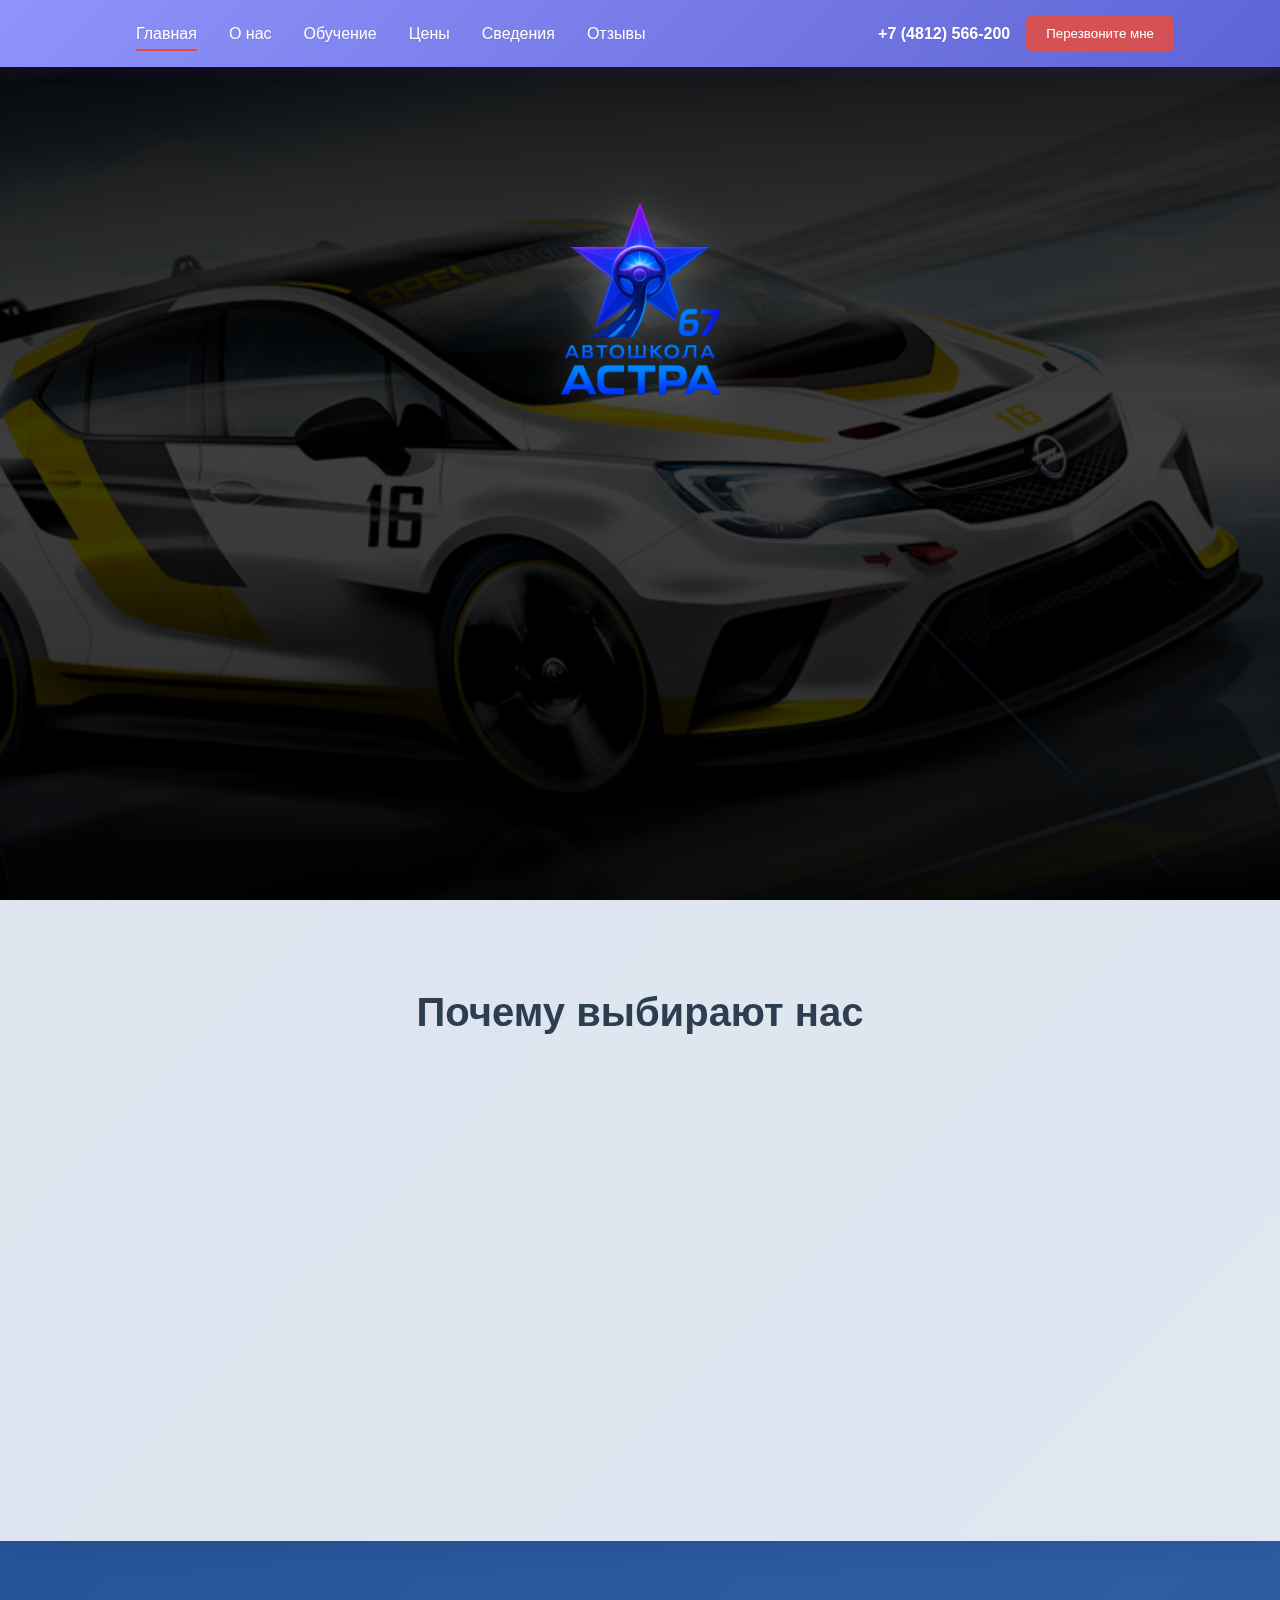
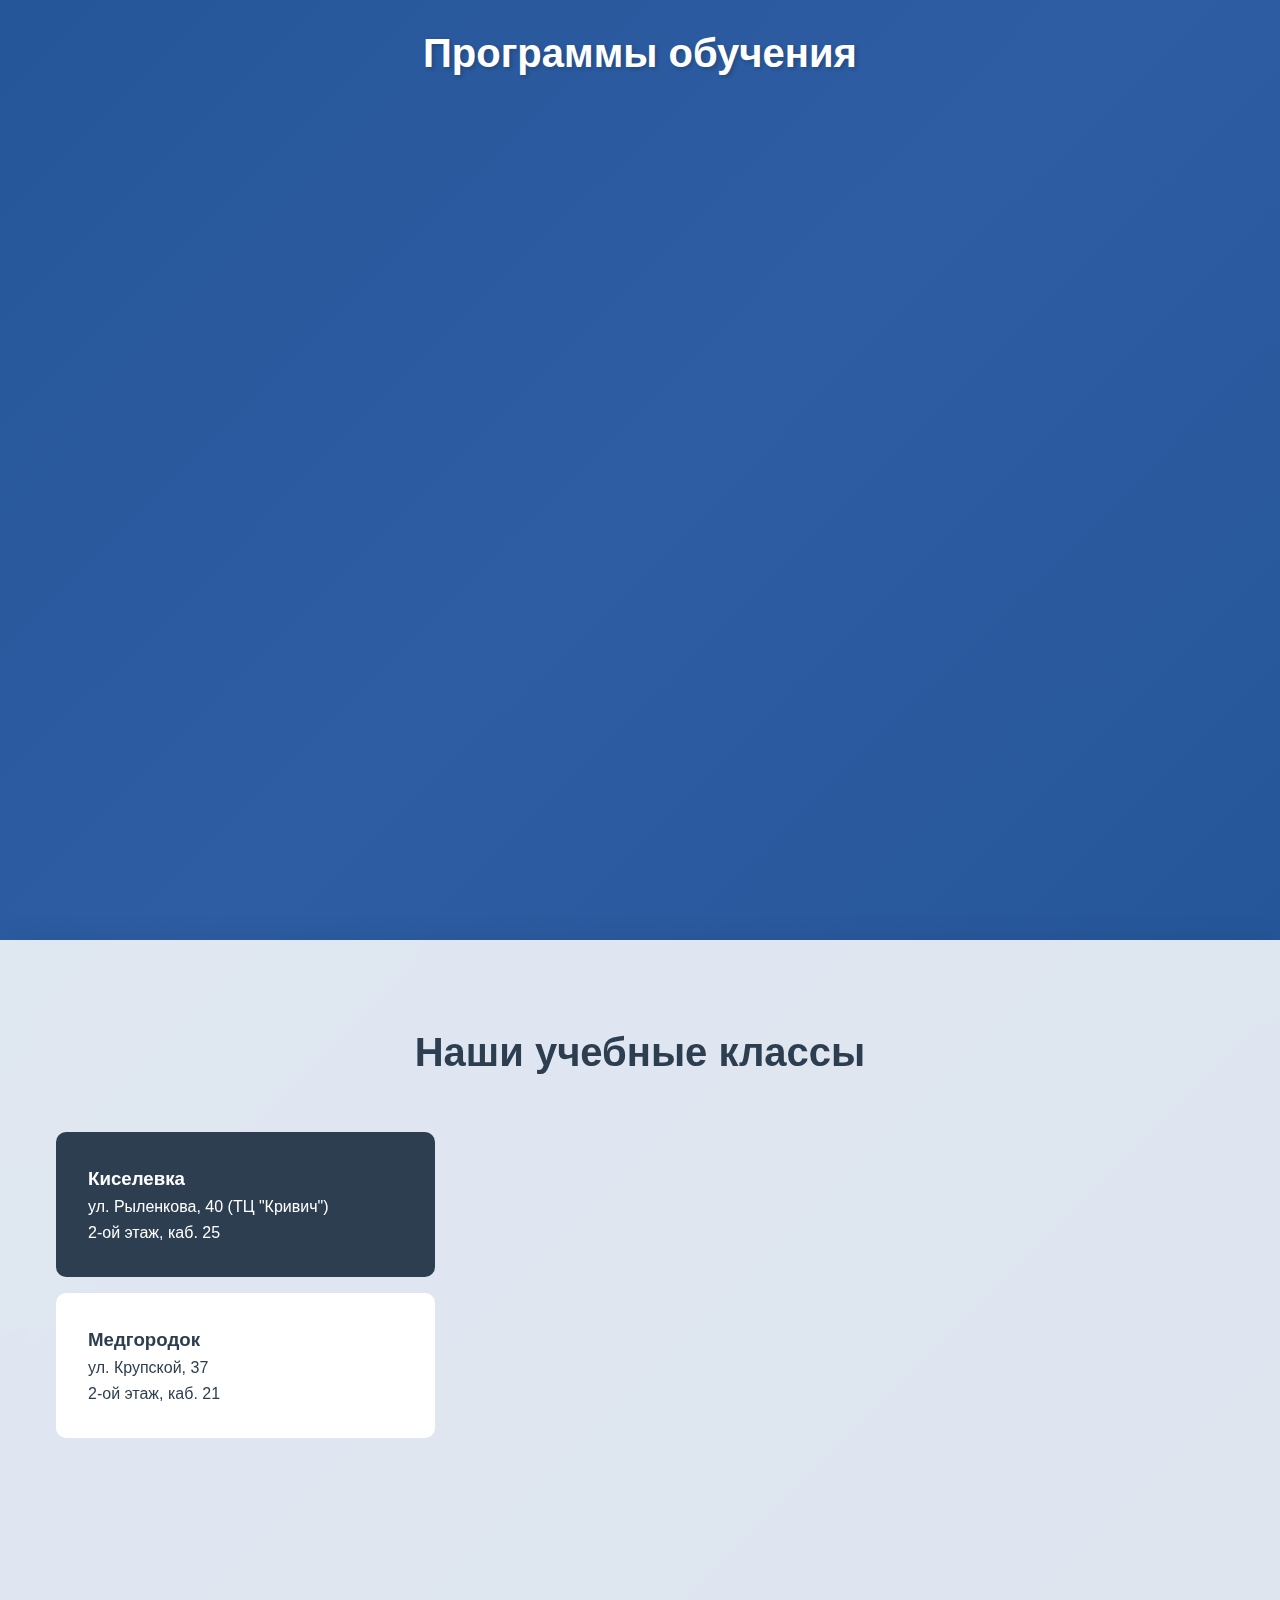
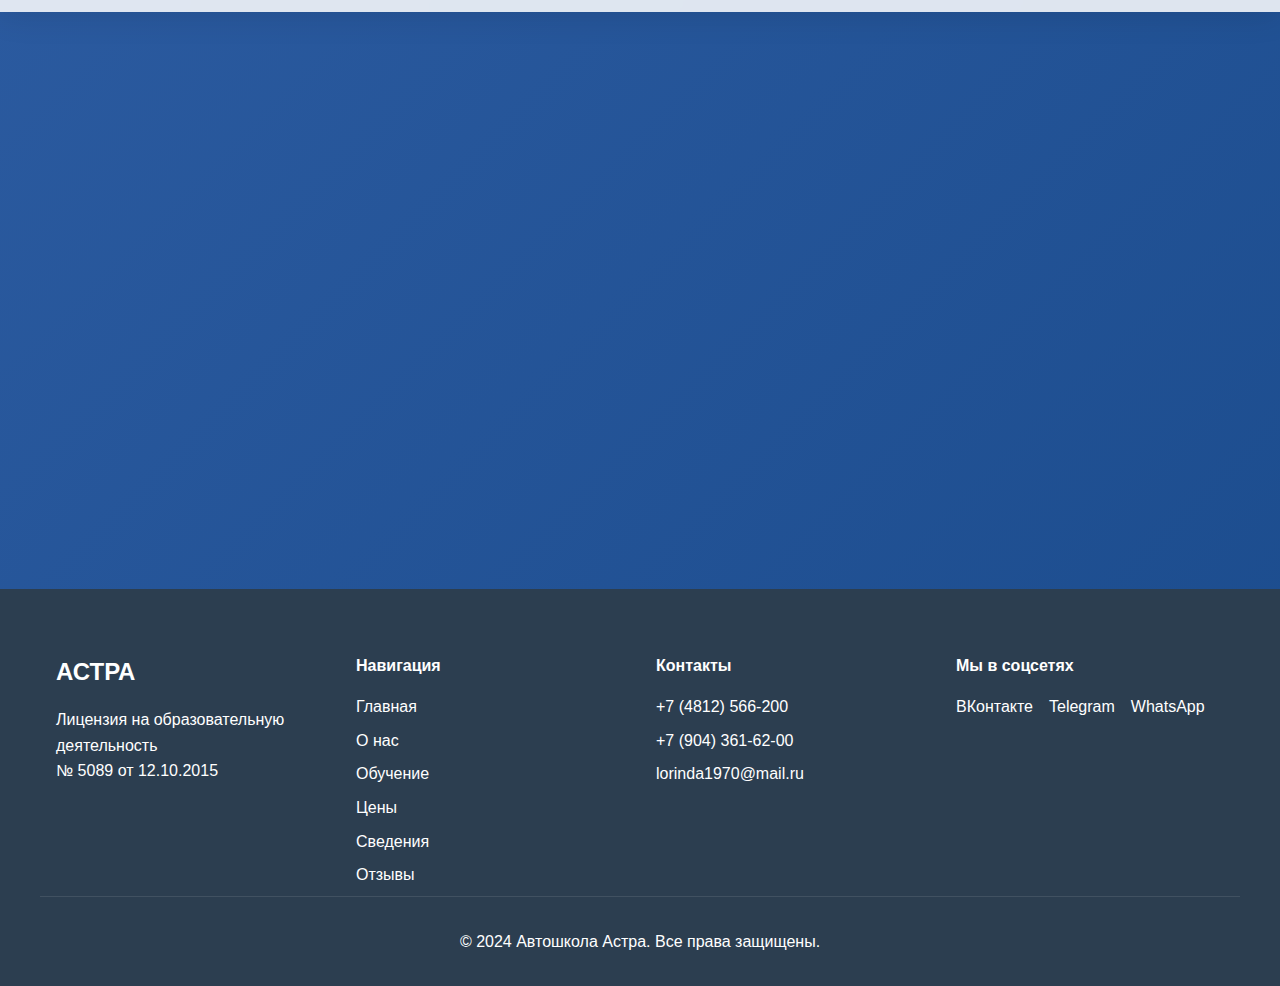
<file: index.html>
<!DOCTYPE html>
<html lang="ru">
<head>
    <meta charset="UTF-8">
    <meta name="viewport" content="width=device-width, initial-scale=1.0">
    <title>Автошкола Астра - Ваш путь к безопасному вождению</title>
    <link rel="stylesheet" href="css/style.css">
    <link rel="stylesheet" href="https://unpkg.com/aos@next/dist/aos.css">
</head>
<body>
    <nav class="main-nav">
        <div class="nav-container">

            <div class="nav-links">
                <a href="index.html" class="active">Главная</a>
                <a href="pages/about.html">О нас</a>
                <a href="pages/education.html">Обучение</a>
                <a href="pages/prices.html">Цены</a>
                <a href="pages/info.html">Сведения</a>
                <a href="pages/reviews.html">Отзывы</a>
            </div>
            <div class="contact-info">
                <a href="tel:+74812566200" class="phone">+7 (4812) 566-200</a>
                <button class="callback-btn">Перезвоните мне</button>
            </div>
            <div class="burger-menu">
                <span></span>
                <span></span>
                <span></span>
            </div>
        </div>
    </nav>

    <header class="hero">
        <div class="hero-slider">
            <div class="slide active">
                <div class="hero-logo">
                    <img src="images/logo.png" alt="Автошкола АСТРА">
                </div>
                <div class="hero-content">
                    <h1>АВТОШКОЛА НОВОГО ПОКОЛЕНИЯ</h1>
                    <div class="hero-features">
                        <div class="feature">25 лет опыта</div>
                        <div class="feature-dot">•</div>
                        <div class="feature">Современное оборудование</div>
                        <div class="feature-dot">•</div>
                        <div class="feature">Профессиональные инструкторы</div>
                    </div>
                    <button class="enroll-button" onclick="scrollToForm()">Записаться на обучение</button>
                </div>
            </div>
        </div>

    </header>

    <section class="advantages">
        <h2>Почему выбирают нас</h2>
        <div class="advantages-grid">
            <div class="advantage-card" data-aos="zoom-in">
                <img src="images/raspolozhenie.png" alt="Расположение" class="advantage-image">
                <h3>Удобное расположение</h3>
                <p>На пересечении главных экзаменационных маршрутов ГИБДД</p>
            </div>
            <div class="advantage-card" data-aos="zoom-in" data-aos-delay="100">
                <img src="images/oborudovanie.jpg" alt="Оборудование" class="advantage-image">
                <h3>Современное оборудование</h3>
                <p>Оснащенные классы с интерактивными технологиями обучения</p>
            </div>
            <div class="advantage-card" data-aos="zoom-in" data-aos-delay="200">
                <img src="images/insructori.jpg" alt="Инструкторы" class="advantage-image">
                <h3>Опытные инструкторы</h3>
                <p>Команда профессионалов с международным опытом</p>
            </div>
        </div>
    </section>

    <section class="courses">
        <h2>Программы обучения</h2>
        <div class="courses-grid">
            <div class="course-card" data-aos="flip-left">
                <div class="course-image">
                    <img src="images/Mehanika.jpg" alt="Механика">
                </div>
                <div class="course-content">
                    <h3>Механическая КПП</h3>
                    <ul>
                        <li>139 часов теории</li>
                        <li>56 часов вождения</li>
                        <li>Предоставление учебных материалов и литературы</li>
                        <li>Выбор учебного автомобиля на механике</li>
                        <li>Предоставление учебного автомобиля на экзамен в ГАИ</li>
                        <li>Поддержка до и после получения водительского удостоверения</li>
                    </ul>
                </div>
            </div>
            <div class="course-card" data-aos="flip-left" data-aos-delay="100">
                <div class="course-image">
                    <img src="images/avromat.jpg" alt="Автомат">
                </div>
                <div class="course-content">
                    <h3>Автоматическая КПП</h3>
                    <ul>
                        <li>139 часов теории</li>
                        <li>54 часа вождения</li>
                        <li>Предоставление учебных материалов и литературы</li>
                        <li>Выбор учебного автомобиля на автомате</li>
                        <li>Предоставление учебного автомобиля на экзамен в ГАИ</li>
                        <li>Поддержка до и после получения водительского удостоверения</li>
                    </ul>
                </div>
            </div>
        </div>
    </section>

    <section class="locations">
        <h2>Наши учебные классы</h2>
        <div class="locations-container">
            <div class="location-info">
                <div class="location-card active" data-location="kiseleva">
                    <h3>Киселевка</h3>
                    <p>ул. Рыленкова, 40 (ТЦ "Кривич")</p>
                    <p>2-ой этаж, каб. 25</p>
                </div>
                <div class="location-card" data-location="medgorodok">
                    <h3>Медгородок</h3>
                    <p>ул. Крупской, 37</p>
                    <p>2-ой этаж, каб. 21</p>
                </div>
            </div>
            <div id="map" class="location-map"></div>
        </div>
    </section>

    <section class="callback-form" id="enrollment-form">
        <div class="form-container" data-aos="fade-up">
            <h2>Записаться на обучение</h2>
            <form id="contactForm">
                <div class="form-group">
                    <input type="text" id="name" required>
                    <label for="name">Ваше имя</label>
                </div>
                <div class="form-group">
                    <input type="tel" id="phone" required>
                    <label for="phone">Телефон</label>
                </div>
                <div class="form-group">
                    <select id="time" required>
                        <option value="">Выберите удобное время</option>
                        <option value="morning">9:00 - 12:00</option>
                        <option value="day">12:00 - 16:00</option>
                        <option value="evening">16:00 - 21:00</option>
                    </select>
                </div>
                <button type="submit" class="submit-btn">Отправить заявку</button>
            </form>
        </div>
    </section>

    <footer>
        <div class="footer-container">
            <div class="footer-info">
                <div class="footer-info-text">
                    <span>АСТРА</span>
                </div>
                <p>Лицензия на образовательную деятельность</p>
                <p>№ 5089 от 12.10.2015</p>
            </div>
            <div class="footer-nav">
                <h4>Навигация</h4>
                <a href="index.html">Главная</a>
                <a href="pages/about.html">О нас</a>
                <a href="pages/education.html">Обучение</a>
                <a href="pages/prices.html">Цены</a>
                <a href="pages/info.html">Сведения</a>
                <a href="pages/reviews.html">Отзывы</a>
            </div>
            <div class="footer-contacts">
                <h4>Контакты</h4>
                <a href="tel:+74812566200">+7 (4812) 566-200</a>
                <a href="tel:+79043616200">+7 (904) 361-62-00</a>
                <a href="mailto:lorinda1970@mail.ru">lorinda1970@mail.ru</a>
            </div>
            <div class="footer-social">
                <h4>Мы в соцсетях</h4>
                <div class="social-links">
                    <a href="#" class="vk">ВКонтакте</a>
                    <a href="#" class="telegram">Telegram</a>
                    <a href="#" class="whatsapp">WhatsApp</a>
                </div>
            </div>
        </div>
        <div class="footer-bottom">
            <p>© 2024 Автошкола Астра. Все права защищены.</p>
        </div>
    </footer>

    <div class="modal" id="callbackModal" role="dialog" aria-labelledby="callbackTitle">
        <div class="modal-content">
            <span class="close" aria-label="Закрыть">&times;</span>
            <h2 id="callbackTitle">Заказать обратный звонок</h2>
            <form id="callbackForm">
                <div class="form-group">
                    <input type="text" id="callbackName" required>
                    <label for="callbackName">Ваше имя</label>
                </div>
                <div class="form-group">
                    <input type="tel" id="callbackPhone" required>
                    <label for="callbackPhone">Телефон</label>
                </div>
                <button type="submit" class="submit-btn">Заказать звонок</button>
            </form>
        </div>
    </div>

    <script src="https://unpkg.com/aos@next/dist/aos.js"></script>
    <script src="https://api-maps.yandex.ru/2.1/?apikey=ВАШ_API_КЛЮЧ&lang=ru_RU"></script>
    <script src="js/modal.js"></script>
    <script src="js/main.js"></script>
</body>
</html>
</file>
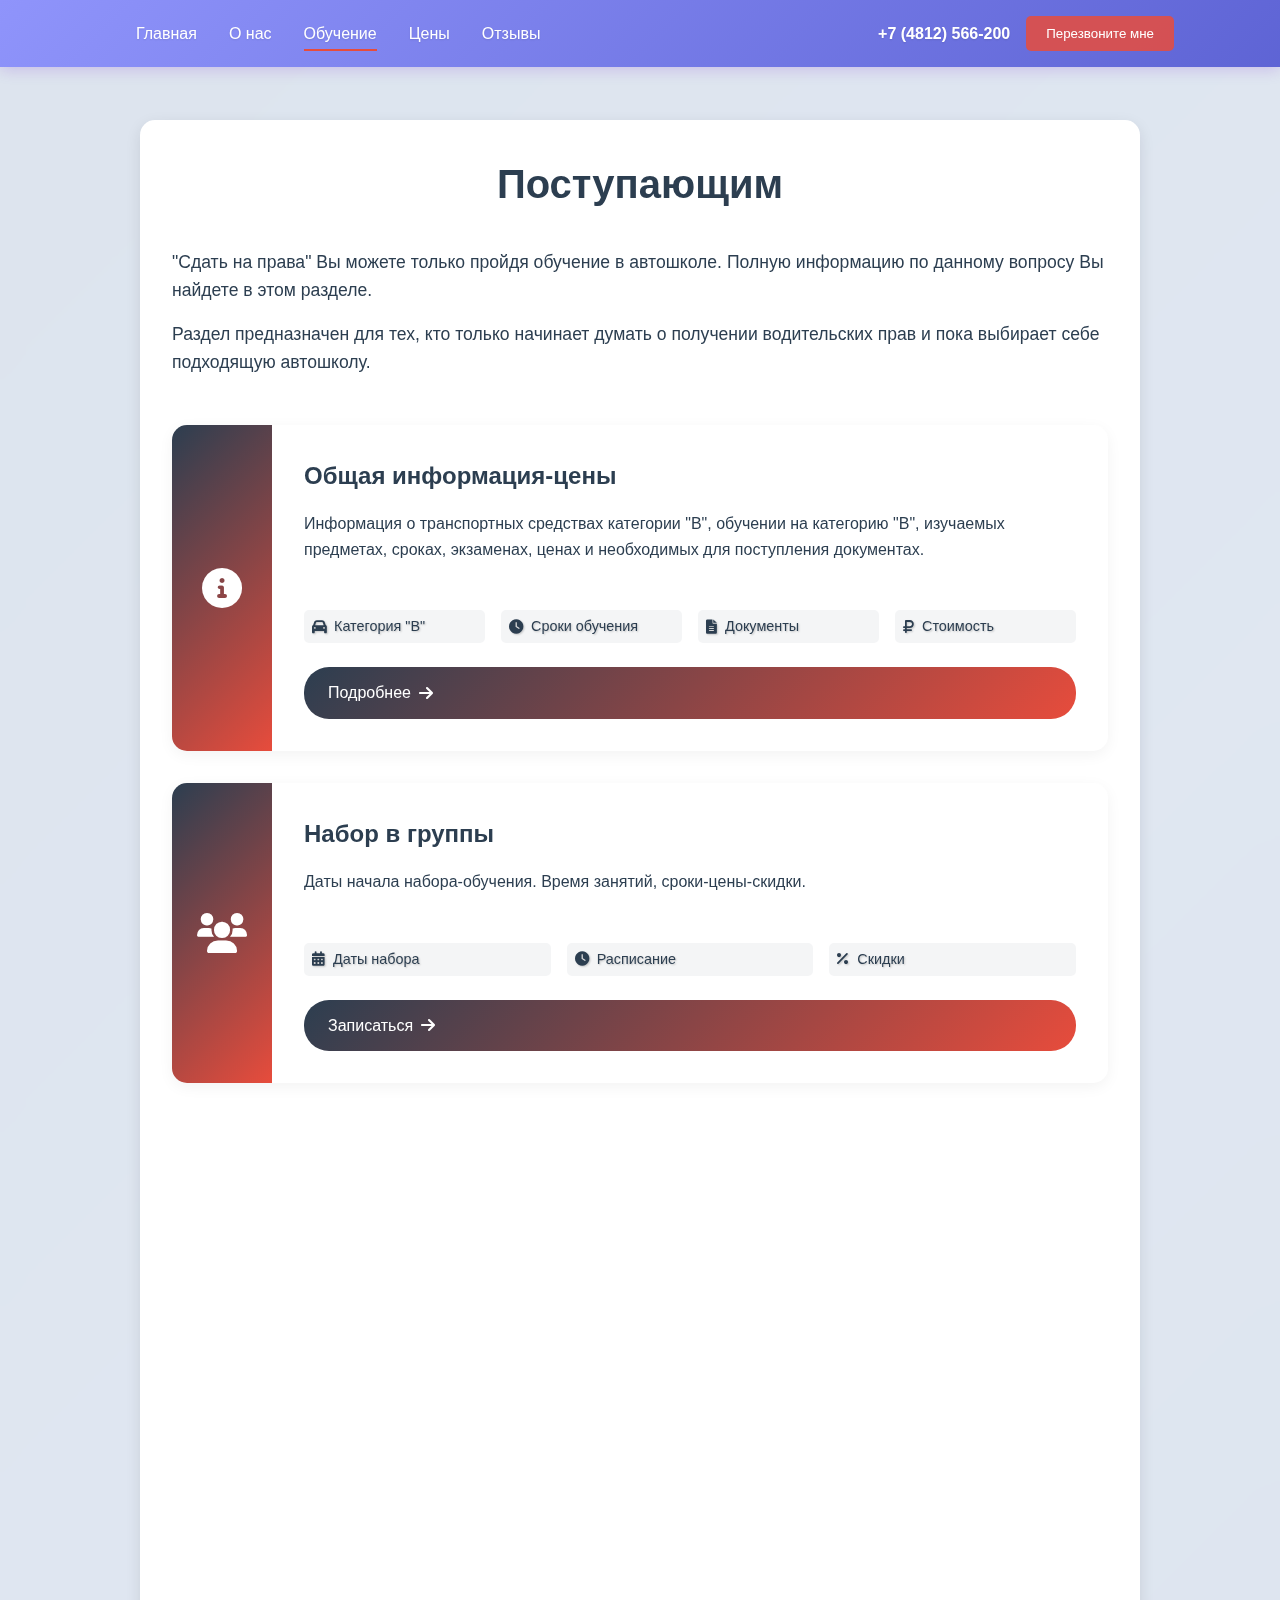
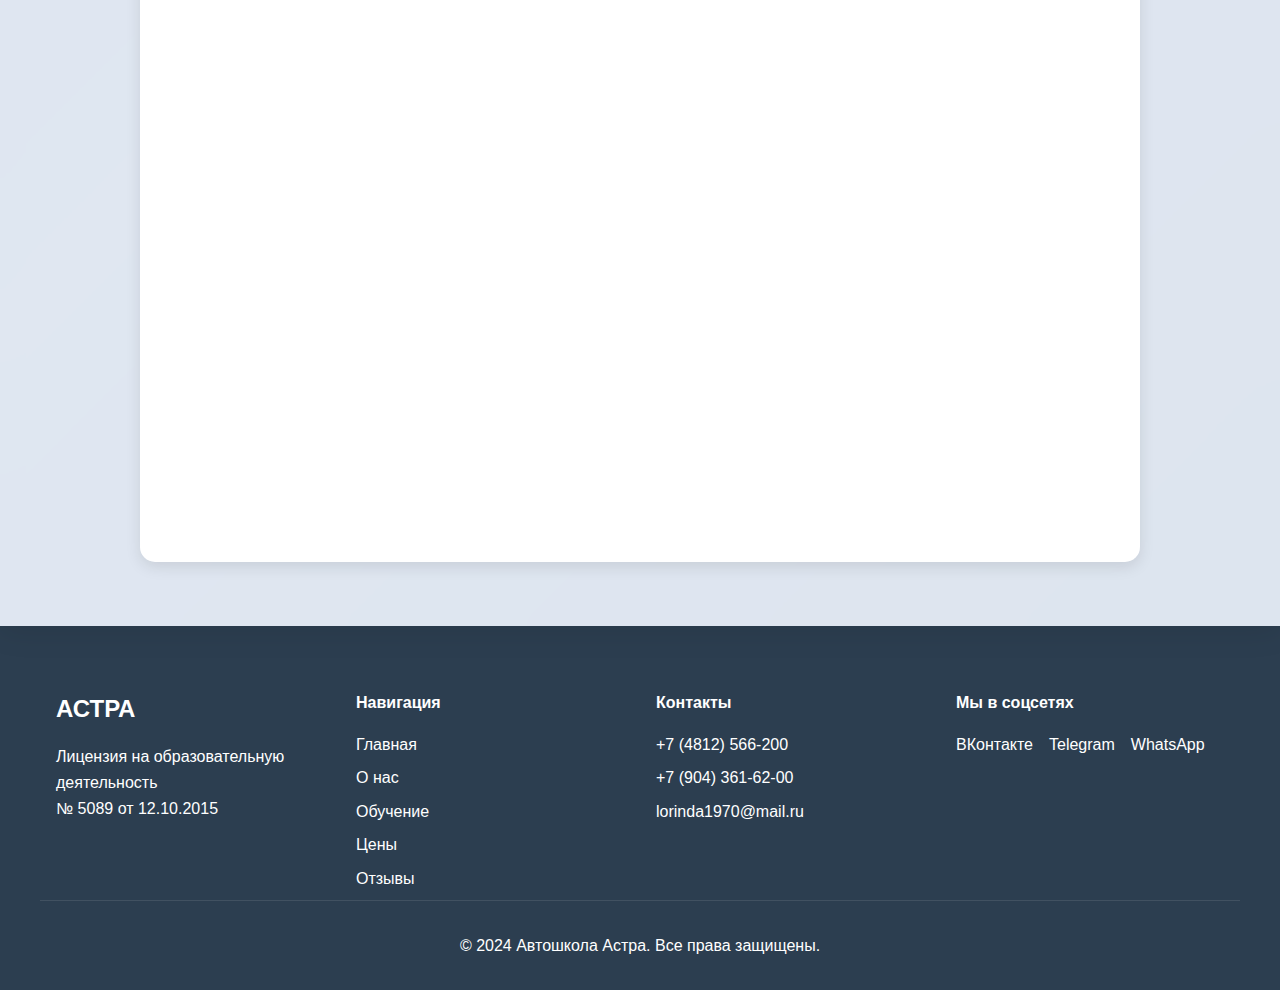
<file: pages/enrolling.html>
<!DOCTYPE html>
<html lang="ru">
<head>
    <meta charset="UTF-8">
    <meta name="viewport" content="width=device-width, initial-scale=1.0">
    <title>Поступающим - Автошкола Астра</title>
    <link rel="stylesheet" href="../css/style.css">
    <link rel="stylesheet" href="../css/education.css">
    <link rel="stylesheet" href="https://unpkg.com/aos@next/dist/aos.css">
    <link rel="stylesheet" href="https://cdnjs.cloudflare.com/ajax/libs/font-awesome/6.0.0/css/all.min.css">
</head>
<body>
    <nav class="main-nav">
        <div class="nav-container">
            <div class="nav-links">
                <a href="../index.html">Главная</a>
                <a href="about.html">О нас</a>
                <a href="education.html" class="active">Обучение</a>
                <a href="prices.html">Цены</a>
                <a href="reviews.html">Отзывы</a>
            </div>
            <div class="contact-info">
                <a href="tel:+74812566200" class="phone">+7 (4812) 566-200</a>
                <button class="callback-btn">Перезвоните мне</button>
            </div>
            <div class="burger-menu">
                <span></span>
                <span></span>
                <span></span>
            </div>
        </div>
    </nav>

    <section class="subpage-content">
        <div class="container">
            <div class="content-wrapper">
                <h1>Поступающим</h1>
                <div class="intro-text">
                    <p>"Сдать на права" Вы можете только пройдя обучение в автошколе. Полную информацию по данному вопросу Вы найдете в этом разделе.</p>
                    <p>Раздел предназначен для тех, кто только начинает думать о получении водительских прав и пока выбирает себе подходящую автошколу.</p>
                </div>

                <div class="info-sections">
                    <div class="info-section" data-aos="fade-up">
                        <div class="section-icon">
                            <i class="fas fa-info-circle"></i>
                        </div>
                        <div class="section-content">
                            <h2>Общая информация-цены</h2>
                            <p>Информация о транспортных средствах категории "В", обучении на категорию "В", изучаемых предметах, сроках, экзаменах, ценах и необходимых для поступления документах.</p>
                            <div class="features-list">
                                <div class="feature"><i class="fas fa-car"></i>Категория "В"</div>
                                <div class="feature"><i class="fas fa-clock"></i>Сроки обучения</div>
                                <div class="feature"><i class="fas fa-file-alt"></i>Документы</div>
                                <div class="feature"><i class="fas fa-ruble-sign"></i>Стоимость</div>
                            </div>
                            <a href="#" class="section-btn">Подробнее <i class="fas fa-arrow-right"></i></a>
                        </div>
                    </div>

                    <div class="info-section" data-aos="fade-up">
                        <div class="section-icon">
                            <i class="fas fa-users"></i>
                        </div>
                        <div class="section-content">
                            <h2>Набор в группы</h2>
                            <p>Даты начала набора-обучения. Время занятий, сроки-цены-скидки.</p>
                            <div class="features-list">
                                <div class="feature"><i class="fas fa-calendar-alt"></i>Даты набора</div>
                                <div class="feature"><i class="fas fa-clock"></i>Расписание</div>
                                <div class="feature"><i class="fas fa-percentage"></i>Скидки</div>
                            </div>
                            <a href="#" class="section-btn">Записаться <i class="fas fa-arrow-right"></i></a>
                        </div>
                    </div>

                    <div class="info-section" data-aos="fade-up">
                        <div class="section-icon">
                            <i class="fas fa-edit"></i>
                        </div>
                        <div class="section-content">
                            <h2>Как записаться</h2>
                            <p>Варианты записи на обучение.</p>
                            <div class="features-list">
                                <div class="feature"><i class="fas fa-phone"></i>По телефону</div>
                                <div class="feature"><i class="fas fa-envelope"></i>По email</div>
                                <div class="feature"><i class="fas fa-building"></i>В офисе</div>
                            </div>
                            <a href="#" class="section-btn">Способы записи <i class="fas fa-arrow-right"></i></a>
                        </div>
                    </div>

                    <div class="info-section" data-aos="fade-up">
                        <div class="section-icon">
                            <i class="fas fa-notes-medical"></i>
                        </div>
                        <div class="section-content">
                            <h2>Медицинская справка</h2>
                            <p>Информация о том, как и где можно получить медсправку. Советы и предостережения будущим получателям.</p>
                            <div class="features-list">
                                <div class="feature"><i class="fas fa-hospital"></i>Где получить</div>
                                <div class="feature"><i class="fas fa-list-alt"></i>Требования</div>
                                <div class="feature"><i class="fas fa-exclamation-circle"></i>Важные моменты</div>
                            </div>
                            <a href="#" class="section-btn">Узнать больше <i class="fas fa-arrow-right"></i></a>
                        </div>
                    </div>

                    <div class="info-section" data-aos="fade-up">
                        <div class="section-icon">
                            <i class="fas fa-file-contract"></i>
                        </div>
                        <div class="section-content">
                            <h2>Договор на обучение</h2>
                            <p>Договор на оказание платных образовательных услуг в сфере профессионального образования.</p>
                            <div class="features-list">
                                <div class="feature"><i class="fas fa-file-pdf"></i>Формат PDF</div>
                                <div class="feature"><i class="fas fa-print"></i>Готов к печати</div>
                            </div>
                            <div class="button-group">
                                <a href="#" class="download-btn"><i class="fas fa-download"></i> Скачать договор</a>
                                <a href="#" class="preview-btn"><i class="fas fa-eye"></i> Предпросмотр</a>
                            </div>
                        </div>
                    </div>
                </div>
            </div>
        </div>
    </section>

    <footer>
        <div class="footer-container">
            <div class="footer-info">
                <div class="footer-info-text">
                    <span>АСТРА</span>
                </div>
                <p>Лицензия на образовательную деятельность</p>
                <p>№ 5089 от 12.10.2015</p>
            </div>
            <div class="footer-nav">
                <h4>Навигация</h4>
                <a href="../index.html">Главная</a>
                <a href="about.html">О нас</a>
                <a href="education.html">Обучение</a>
                <a href="prices.html">Цены</a>
                <a href="reviews.html">Отзывы</a>
            </div>
            <div class="footer-contacts">
                <h4>Контакты</h4>
                <a href="tel:+74812566200">+7 (4812) 566-200</a>
                <a href="tel:+79043616200">+7 (904) 361-62-00</a>
                <a href="mailto:lorinda1970@mail.ru">lorinda1970@mail.ru</a>
            </div>
            <div class="footer-social">
                <h4>Мы в соцсетях</h4>
                <div class="social-links">
                    <a href="#" class="vk">ВКонтакте</a>
                    <a href="#" class="telegram">Telegram</a>
                    <a href="#" class="whatsapp">WhatsApp</a>
                </div>
            </div>
        </div>
        <div class="footer-bottom">
            <p>© 2024 Автошкола Астра. Все права защищены.</p>
        </div>
    </footer>

    <script src="https://unpkg.com/aos@next/dist/aos.js"></script>
    <script src="../js/nav.js"></script>
    <script>
        AOS.init({
            duration: 800,
            easing: 'ease',
            once: true,
            offset: 100
        });
    </script>
</body>
</html>
</file>
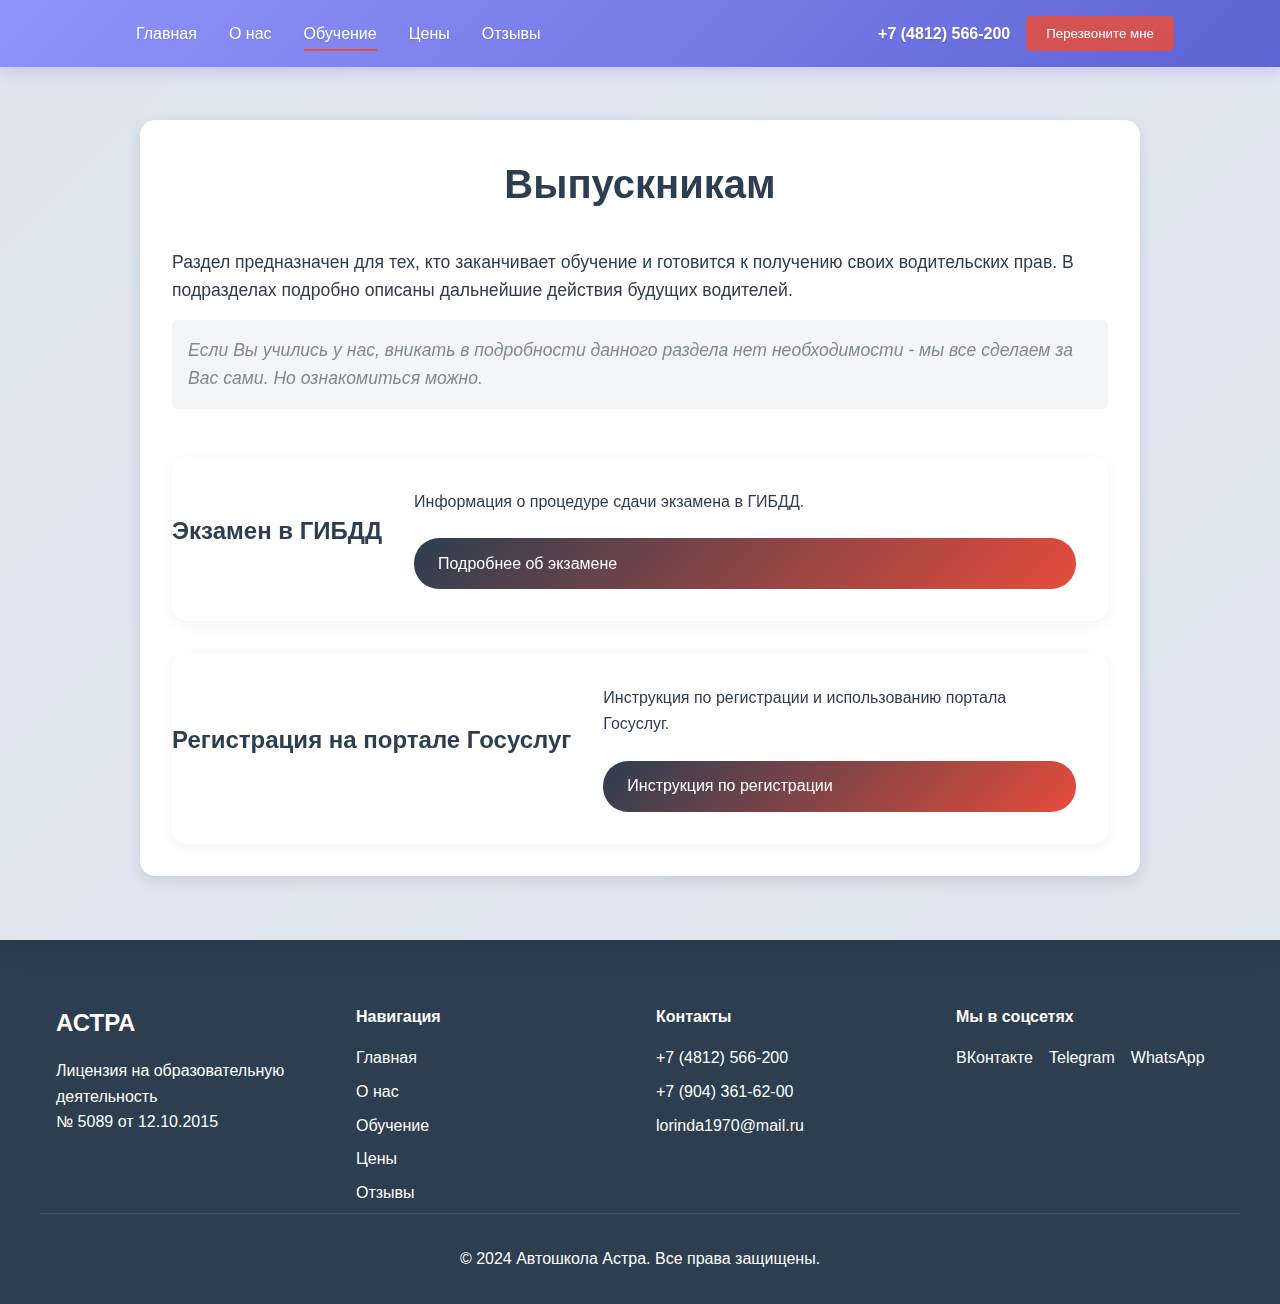
<file: pages/graduates.html>
<!DOCTYPE html>
<html lang="ru">
<head>
    <meta charset="UTF-8">
    <meta name="viewport" content="width=device-width, initial-scale=1.0">
    <title>Выпускникам - Автошкола Астра</title>
    <link rel="stylesheet" href="../css/style.css">
    <link rel="stylesheet" href="../css/education.css">
    <link rel="stylesheet" href="https://unpkg.com/aos@next/dist/aos.css">
</head>
<body>
    <nav class="main-nav">
        <div class="nav-container">
            <div class="nav-links">
                <a href="../index.html">Главная</a>
                <a href="about.html">О нас</a>
                <a href="education.html" class="active">Обучение</a>
                <a href="prices.html">Цены</a>
                <a href="reviews.html">Отзывы</a>
            </div>
            <div class="contact-info">
                <a href="tel:+74812566200" class="phone">+7 (4812) 566-200</a>
                <button class="callback-btn">Перезвоните мне</button>
            </div>
            <div class="burger-menu">
                <span></span>
                <span></span>
                <span></span>
            </div>
        </div>
    </nav>

    <section class="subpage-content">
        <div class="container">
            <div class="content-wrapper">
                <h1>Выпускникам</h1>
                <div class="intro-text">
                    <p>Раздел предназначен для тех, кто заканчивает обучение и готовится к получению своих водительских прав. В подразделах подробно описаны дальнейшие действия будущих водителей.</p>
                    <p class="note">Если Вы учились у нас, вникать в подробности данного раздела нет необходимости - мы все сделаем за Вас сами. Но ознакомиться можно.</p>
                </div>

                <div class="info-sections">
                    <div class="info-section" data-aos="fade-up">
                        <h2>Экзамен в ГИБДД</h2>
                        <div class="section-content">
                            <p>Информация о процедуре сдачи экзамена в ГИБДД.</p>
                            <a href="#" class="section-btn">Подробнее об экзамене</a>
                        </div>
                    </div>

                    <div class="info-section" data-aos="fade-up">
                        <h2>Регистрация на портале Госуслуг</h2>
                        <div class="section-content">
                            <p>Инструкция по регистрации и использованию портала Госуслуг.</p>
                            <a href="#" class="section-btn">Инструкция по регистрации</a>
                        </div>
                    </div>
                </div>
            </div>
        </div>
    </section>

    <footer>
        <div class="footer-container">
            <div class="footer-info">
                <div class="footer-info-text">
                    <span>АСТРА</span>
                </div>
                <p>Лицензия на образовательную деятельность</p>
                <p>№ 5089 от 12.10.2015</p>
            </div>
            <div class="footer-nav">
                <h4>Навигация</h4>
                <a href="../index.html">Главная</a>
                <a href="about.html">О нас</a>
                <a href="education.html">Обучение</a>
                <a href="prices.html">Цены</a>
                <a href="reviews.html">Отзывы</a>
            </div>
            <div class="footer-contacts">
                <h4>Контакты</h4>
                <a href="tel:+74812566200">+7 (4812) 566-200</a>
                <a href="tel:+79043616200">+7 (904) 361-62-00</a>
                <a href="mailto:lorinda1970@mail.ru">lorinda1970@mail.ru</a>
            </div>
            <div class="footer-social">
                <h4>Мы в соцсетях</h4>
                <div class="social-links">
                    <a href="#" class="vk">ВКонтакте</a>
                    <a href="#" class="telegram">Telegram</a>
                    <a href="#" class="whatsapp">WhatsApp</a>
                </div>
            </div>
        </div>
        <div class="footer-bottom">
            <p>© 2024 Автошкола Астра. Все права защищены.</p>
        </div>
    </footer>

    <script src="https://unpkg.com/aos@next/dist/aos.js"></script>
    <script src="../js/nav.js"></script>
    <script>
        AOS.init({
            duration: 800,
            easing: 'ease',
            once: true,
            offset: 100
        });
    </script>
</body>
</html>
</file>
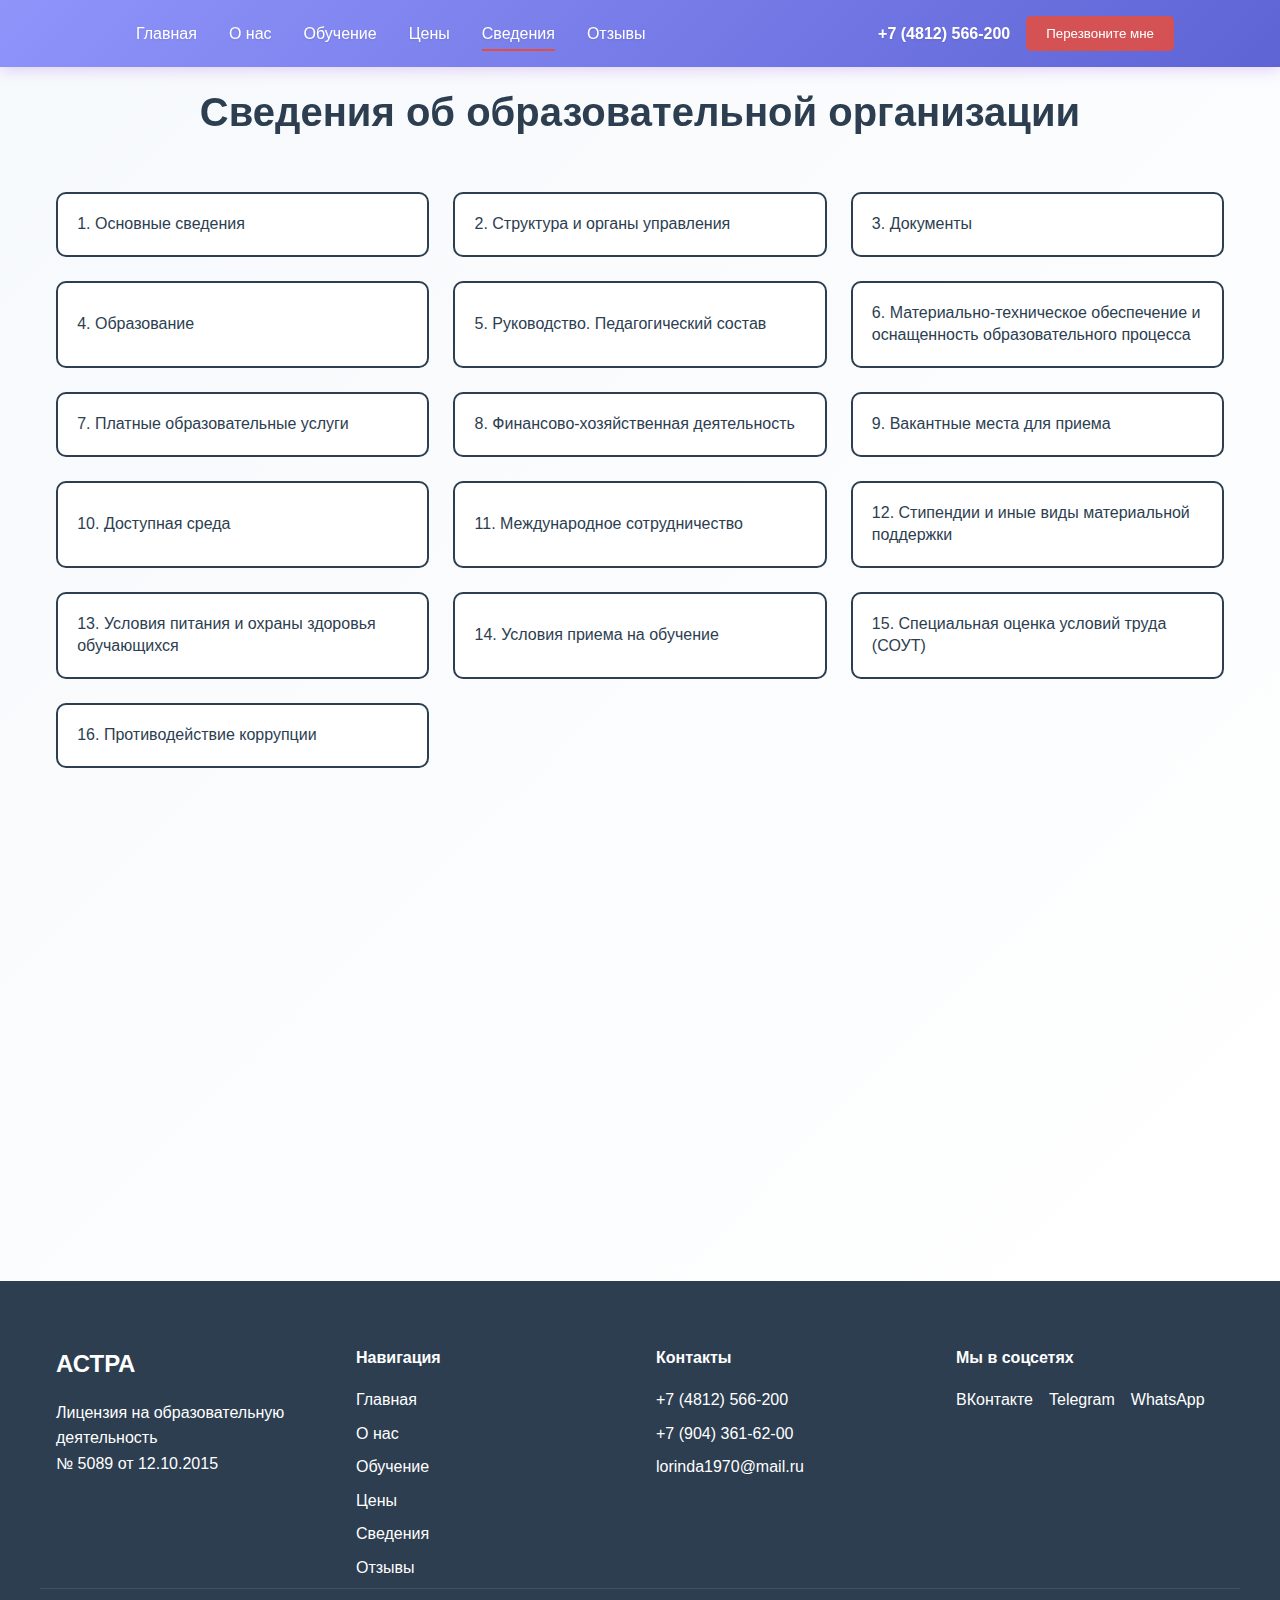
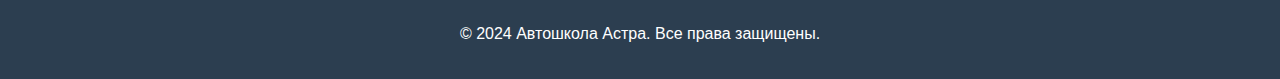
<file: pages/info.html>
<!DOCTYPE html>
<html lang="ru">
<head>
    <meta charset="UTF-8">
    <meta name="viewport" content="width=device-width, initial-scale=1.0">
    <title>Сведения об образовательной организации - Автошкола Астра</title>
    <link rel="stylesheet" href="../css/style.css">
    <link rel="stylesheet" href="../css/info.css">
    <link rel="stylesheet" href="https://unpkg.com/aos@next/dist/aos.css">
</head>
<body>
    <nav class="main-nav">
        <div class="nav-container">
            <div class="nav-links">
                <a href="../index.html">Главная</a>
                <a href="about.html">О нас</a>
                <a href="education.html">Обучение</a>
                <a href="prices.html">Цены</a>
                <a href="info.html" class="active">Сведения</a>
                <a href="reviews.html">Отзывы</a>
            </div>
            <div class="contact-info">
                <a href="tel:+74812566200" class="phone">+7 (4812) 566-200</a>
                <button class="callback-btn">Перезвоните мне</button>
            </div>
            <div class="burger-menu">
                <span></span>
                <span></span>
                <span></span>
            </div>
        </div>
    </nav>

    <section class="info-section">
        <div class="container">
            <h1 class="main-title" data-aos="fade-up">Сведения об образовательной организации</h1>

            <div class="info-grid">
                <button class="info-btn" data-aos="fade-up">1. Основные сведения</button>
                <button class="info-btn" data-aos="fade-up">2. Структура и органы управления</button>
                <button class="info-btn" data-aos="fade-up">3. Документы</button>
                <button class="info-btn" data-aos="fade-up">4. Образование</button>
                <button class="info-btn" data-aos="fade-up">5. Руководство. Педагогический состав</button>
                <button class="info-btn" data-aos="fade-up">6. Материально-техническое обеспечение и оснащенность образовательного процесса</button>
                <button class="info-btn" data-aos="fade-up">7. Платные образовательные услуги</button>
                <button class="info-btn" data-aos="fade-up">8. Финансово-хозяйственная деятельность</button>
                <button class="info-btn" data-aos="fade-up">9. Вакантные места для приема</button>
                <button class="info-btn" data-aos="fade-up">10. Доступная среда</button>
                <button class="info-btn" data-aos="fade-up">11. Международное сотрудничество</button>
                <button class="info-btn" data-aos="fade-up">12. Стипендии и иные виды материальной поддержки</button>
                <button class="info-btn" data-aos="fade-up">13. Условия питания и охраны здоровья обучающихся</button>
                <button class="info-btn" data-aos="fade-up">14. Условия приема на обучение</button>
                <button class="info-btn" data-aos="fade-up">15. Специальная оценка условий труда (СОУТ)</button>
                <button class="info-btn" data-aos="fade-up">16. Противодействие коррупции</button>
            </div>

            <div class="legal-info" data-aos="fade-up">
                <h2>При разработке сайта учтены требования следующих нормативно-правовых актов:</h2>
                <ul>
                    <li>Федеральный закон от 29.12.2012г. N 273-ФЗ (ред. от 25.12.2018г.) "Об образовании в Российской Федерации"</li>
                    <li>Федеральный закон от 27.07.2006г. N 149-ФЗ (ред. от 18.12.2018г.) "Об информации, информационных технологиях и о защите информации"</li>
                    <li>Постановление Правительства Российской Федерации от 10 июля 2013 г. N 582 г. Москва "Об утверждении Правил размещения в сети Интернет и обновления информации об образовательном учреждении"</li>
                    <li>Приказ Федеральной службы по надзору в сфере образования и науки (Рособрнадзор) от 29 мая 2014 г. N 785 г. Москва "Об утверждении требований к структуре официального сайта образовательной организации в информационно телекоммуникационной сети "Интернет" и формату представления на нем информации"</li>
                </ul>
            </div>
        </div>
    </section>

    <footer>
        <div class="footer-container">
            <div class="footer-info">
                <div class="footer-info-text">
                    <span>АСТРА</span>
                </div>
                <p>Лицензия на образовательную деятельность</p>
                <p>№ 5089 от 12.10.2015</p>
            </div>
            <div class="footer-nav">
                <h4>Навигация</h4>
                <a href="../index.html">Главная</a>
                <a href="about.html">О нас</a>
                <a href="education.html">Обучение</a>
                <a href="prices.html">Цены</a>
                <a href="info.html">Сведения</a>
                <a href="reviews.html">Отзывы</a>
            </div>
            <div class="footer-contacts">
                <h4>Контакты</h4>
                <a href="tel:+74812566200">+7 (4812) 566-200</a>
                <a href="tel:+79043616200">+7 (904) 361-62-00</a>
                <a href="mailto:lorinda1970@mail.ru">lorinda1970@mail.ru</a>
            </div>
            <div class="footer-social">
                <h4>Мы в соцсетях</h4>
                <div class="social-links">
                    <a href="#" class="vk">ВКонтакте</a>
                    <a href="#" class="telegram">Telegram</a>
                    <a href="#" class="whatsapp">WhatsApp</a>
                </div>
            </div>
        </div>
        <div class="footer-bottom">
            <p>© 2024 Автошкола Астра. Все права защищены.</p>
        </div>
    </footer>

    <script src="https://unpkg.com/aos@next/dist/aos.js"></script>
    <script src="../js/nav.js"></script>
    <script src="../js/info.js"></script>
</body>
</html>
</file>
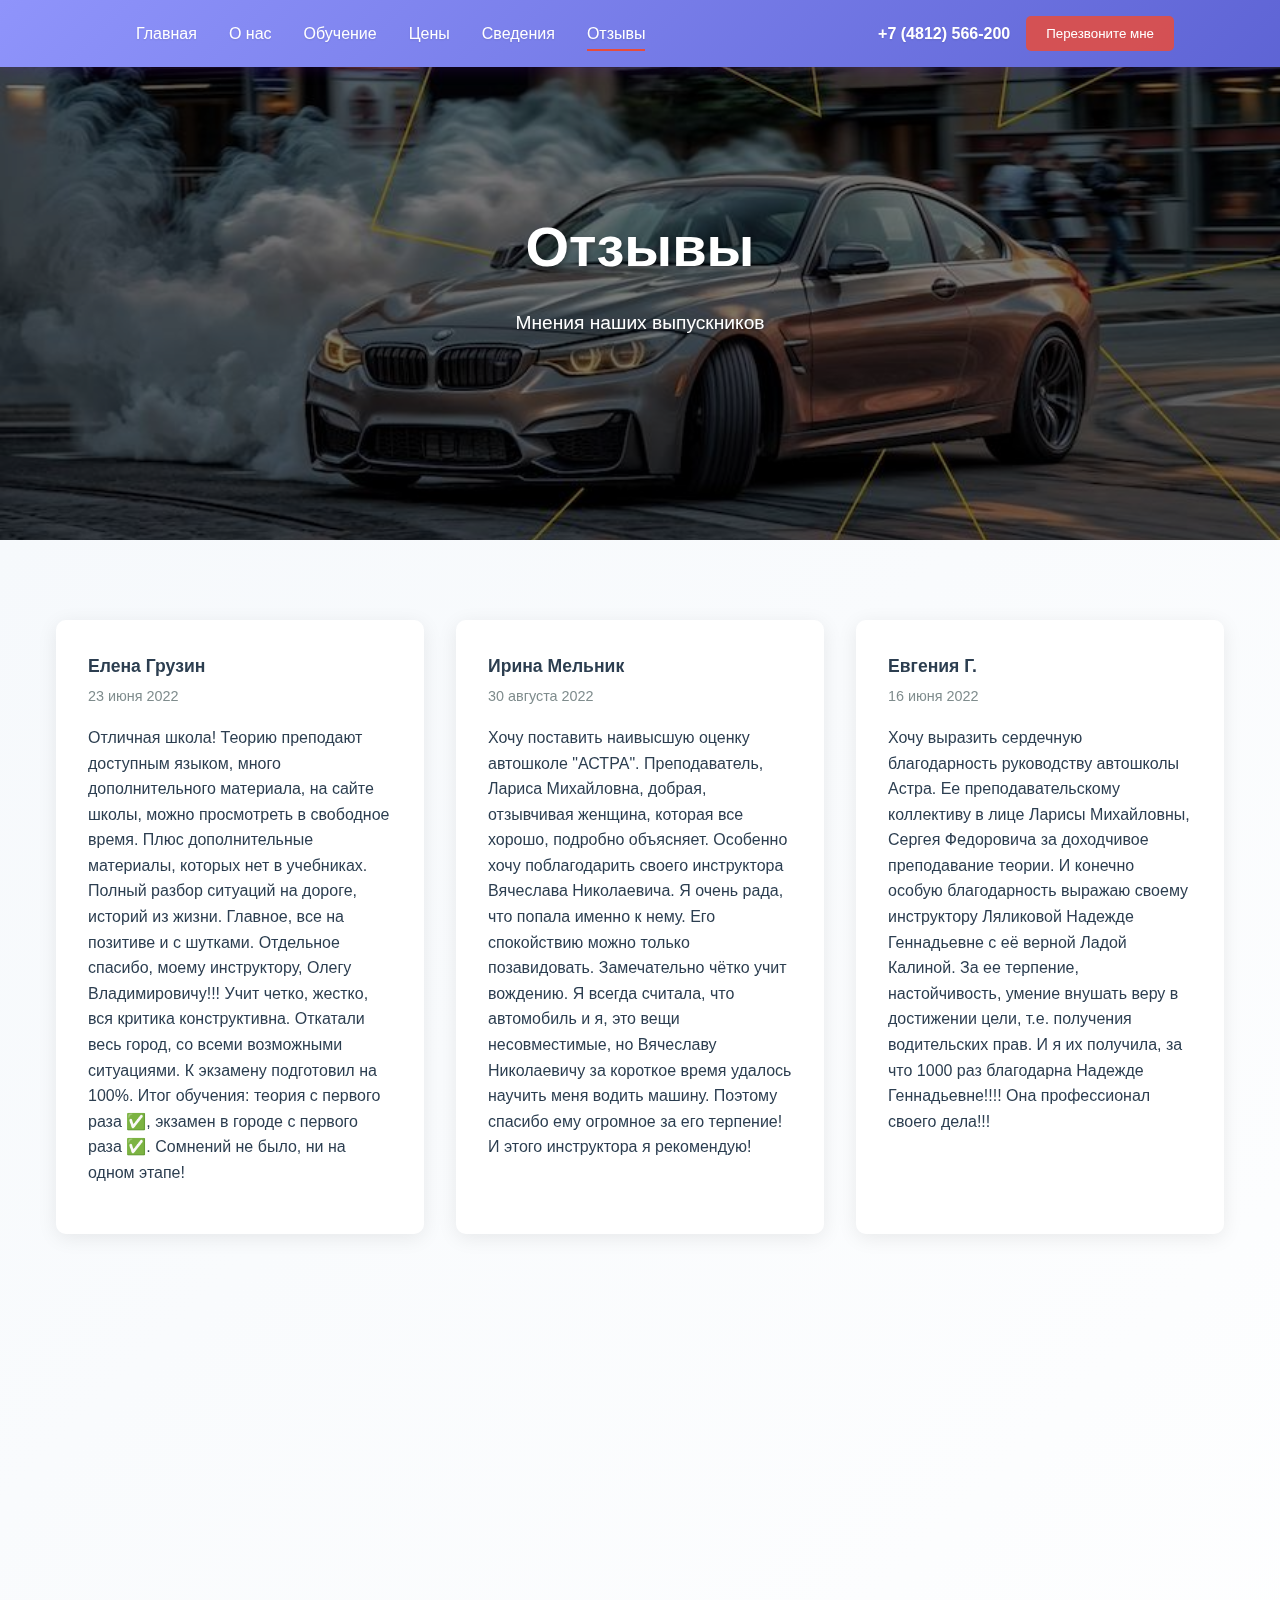
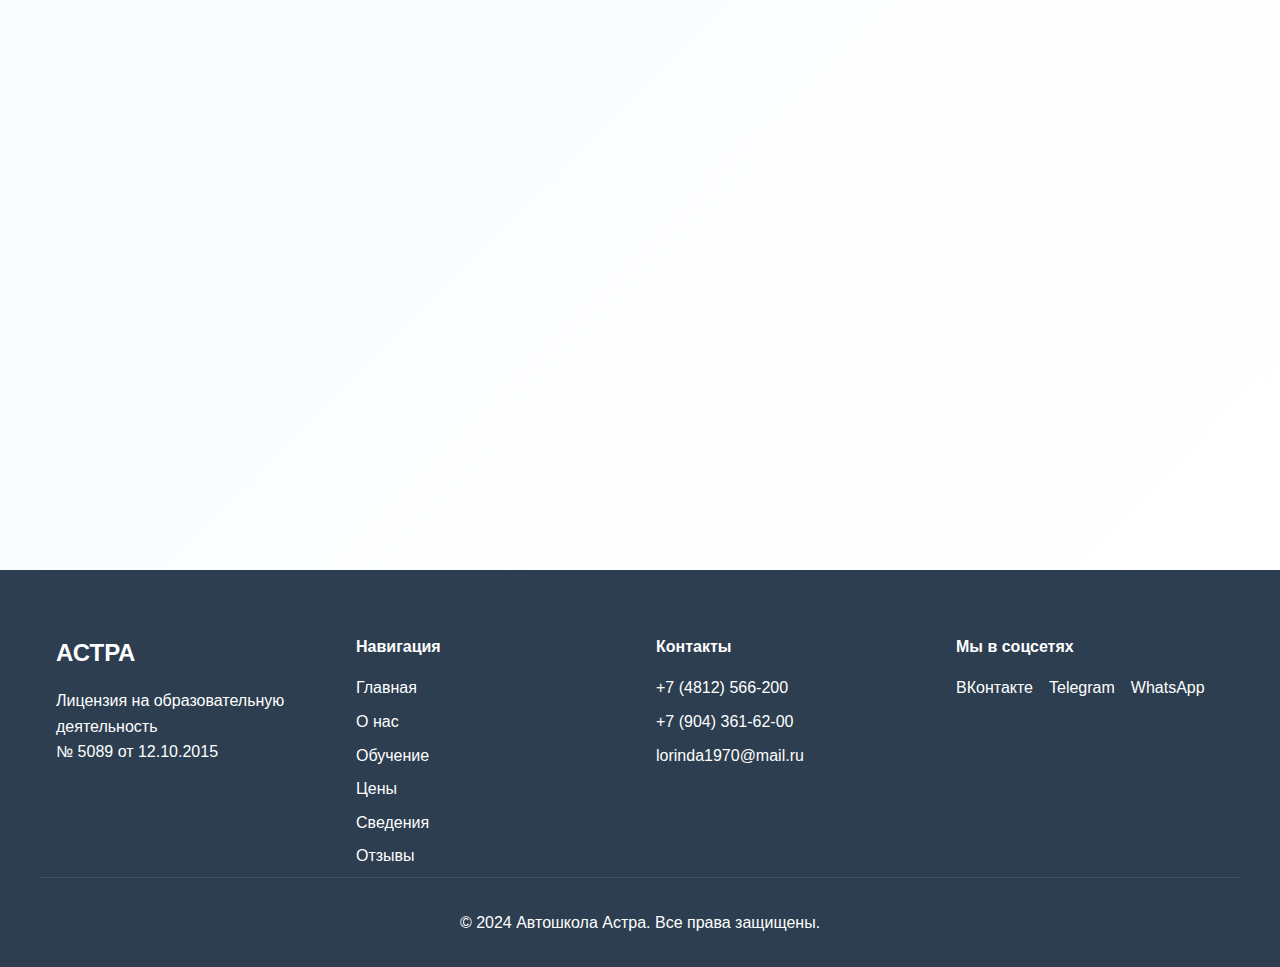
<file: pages/reviews.html>
<!DOCTYPE html>
<html lang="ru">
<head>
    <meta charset="UTF-8">
    <meta name="viewport" content="width=device-width, initial-scale=1.0">
    <title>Отзывы - Автошкола Астра</title>
    <link rel="stylesheet" href="../css/style.css">
    <link rel="stylesheet" href="../css/reviews.css">
    <link rel="stylesheet" href="https://unpkg.com/aos@next/dist/aos.css">
</head>
<body>
    <nav class="main-nav">
        <div class="nav-container">
            <div class="nav-links">
                <a href="../index.html">Главная</a>
                <a href="about.html">О нас</a>
                <a href="education.html">Обучение</a>
                <a href="prices.html">Цены</a>
                <a href="info.html">Сведения</a>
                <a href="reviews.html" class="active">Отзывы</a>
            </div>
            <div class="contact-info">
                <a href="tel:+74812566200" class="phone">+7 (4812) 566-200</a>
                <button class="callback-btn">Перезвоните мне</button>
            </div>
            <div class="burger-menu">
                <span></span>
                <span></span>
                <span></span>
            </div>
        </div>
    </nav>
    
    <header class="reviews-hero">
        <img src="../images/otzivi.png" alt="Отзывы" class="hero-image">
        <div class="reviews-hero-content">
            <h1 data-aos="fade-up">Отзывы</h1>
            <p data-aos="fade-up" data-aos-delay="100">Мнения наших выпускников</p>
        </div>
    </header>

    <section class="reviews-section">
        <div class="container">
            <div class="reviews-grid">
                <div class="review-item" data-aos="fade-up">
                    <div class="review-content">
                        <div class="review-header">
                            <div class="reviewer-info">
                                <h3>Елена Грузин</h3>
                                <span class="review-date">23 июня 2022</span>
                            </div>
                        </div>
                        <p>Отличная школа! Теорию преподают доступным языком, много дополнительного материала, на сайте школы, можно просмотреть в свободное время. Плюс дополнительные материалы, которых нет в учебниках. Полный разбор ситуаций на дороге, историй из жизни. Главное, все на позитиве и с шутками. Отдельное спасибо, моему инструктору, Олегу Владимировичу!!! Учит четко, жестко, вся критика конструктивна. Откатали весь город, со всеми возможными ситуациями. К экзамену подготовил на 100%. Итог обучения: теория с первого раза ✅, экзамен в городе с первого раза ✅. Сомнений не было, ни на одном этапе!</p>
                    </div>
                </div>

                <div class="review-item" data-aos="fade-up" data-aos-delay="100">
                    <div class="review-content">
                        <div class="review-header">
                            <div class="reviewer-info">
                                <h3>Ирина Мельник</h3>
                                <span class="review-date">30 августа 2022</span>
                            </div>
                        </div>
                        <p>Хочу поставить наивысшую оценку автошколе "АСТРА". Преподаватель, Лариса Михайловна, добрая, отзывчивая женщина, которая все хорошо, подробно объясняет. Особенно хочу поблагодарить своего инструктора Вячеслава Николаевича. Я очень рада, что попала именно к нему. Его спокойствию можно только позавидовать. Замечательно чётко учит вождению. Я всегда считала, что автомобиль и я, это вещи несовместимые, но Вячеславу Николаевичу за короткое время удалось научить меня водить машину. Поэтому спасибо ему огромное за его терпение! И этого инструктора я рекомендую!</p>
                    </div>
                </div>

                <div class="review-item" data-aos="fade-up" data-aos-delay="200">
                    <div class="review-content">
                        <div class="review-header">
                            <div class="reviewer-info">
                                <h3>Евгения Г.</h3>
                                <span class="review-date">16 июня 2022</span>
                            </div>
                        </div>
                        <p>Хочу выразить сердечную благодарность руководству автошколы Астра. Ее преподавательскому коллективу в лице Ларисы Михайловны, Сергея Федоровича за доходчивое преподавание теории. И конечно особую благодарность выражаю своему инструктору Ляликовой Надежде Геннадьевне с её верной Ладой Калиной. За ее терпение, настойчивость, умение внушать веру в достижении цели, т.е. получения водительских прав. И я их получила, за что 1000 раз благодарна Надежде Геннадьевне!!!! Она профессионал своего дела!!!</p>
                    </div>
                </div>

                <div class="review-item" data-aos="fade-up">
                    <div class="review-content">
                        <div class="review-header">
                            <div class="reviewer-info">
                                <h3>Екатерина С.</h3>
                                <span class="review-date">21 апреля 2022</span>
                            </div>
                        </div>
                        <p>Выражаю автошколе слова искренней благодарности за качество обучения и профессионализм сотрудников. Особую благодарность выражаю преподавателю теории. Огромное спасибо инструктору Сергею Витальевичу. Он профессионал своего дела с большой буквы! Всё конкретно, доступно, спокойно объяснял, терпеливо учил навыкам вождения. Желаю всему коллективу автошколы дальнейших успехов в работе!</p>
                    </div>
                </div>

                <div class="review-item" data-aos="fade-up" data-aos-delay="100">
                    <div class="review-content">
                        <div class="review-header">
                            <div class="reviewer-info">
                                <h3>Катя Шлюпкина</h3>
                                <span class="review-date">15 апреля 2022</span>
                            </div>
                        </div>
                        <p>Хочу оставить отзыв об инструкторе Викторе на красной ладе гранте. Прошла обучение у Виктора, осталась очень довольна, результат экзамена сдан! Буду рекомендовать вас знакомым и друзьям.</p>
                    </div>
                </div>

                <div class="review-item" data-aos="fade-up" data-aos-delay="200">
                    <div class="review-content">
                        <div class="review-header">
                            <div class="reviewer-info">
                                <h3>Аня Плехова</h3>
                                <span class="review-date">16 марта 2022</span>
                            </div>
                        </div>
                        <p>Спасибо школе и отдельное, огромное спасибо инструктору Надежде Ляликовой!!!</p>
                    </div>
                </div>

                <div class="review-item" data-aos="fade-up">
                    <div class="review-content">
                        <div class="review-header">
                            <div class="reviewer-info">
                                <h3>Федор Терещенков</h3>
                                <span class="review-date">04 марта 2022</span>
                            </div>
                        </div>
                        <p>Очень хорошая автошкола, преподаватели хорошие, теория и вождения на высшем уровне, инструктор был Вячеслав Николаевич очень хороший добрый мужик объяснения на доступном языке. Всем советую!</p>
                    </div>
                </div>
            </div>
        </div>
    </section>

    <footer>
        <div class="footer-container">
            <div class="footer-info">
                <div class="footer-info-text">
                    <span>АСТРА</span>
                </div>
                <p>Лицензия на образовательную деятельность</p>
                <p>№ 5089 от 12.10.2015</p>
            </div>
            <div class="footer-nav">
                <h4>Навигация</h4>
                <a href="../index.html">Главная</a>
                <a href="about.html">О нас</a>
                <a href="education.html">Обучение</a>
                <a href="prices.html">Цены</a>
                <a href="info.html">Сведения</a>
                <a href="reviews.html">Отзывы</a>
            </div>
            <div class="footer-contacts">
                <h4>Контакты</h4>
                <a href="tel:+74812566200">+7 (4812) 566-200</a>
                <a href="tel:+79043616200">+7 (904) 361-62-00</a>
                <a href="mailto:lorinda1970@mail.ru">lorinda1970@mail.ru</a>
            </div>
            <div class="footer-social">
                <h4>Мы в соцсетях</h4>
                <div class="social-links">
                    <a href="#" class="vk">ВКонтакте</a>
                    <a href="#" class="telegram">Telegram</a>
                    <a href="#" class="whatsapp">WhatsApp</a>
                </div>
            </div>
        </div>
        <div class="footer-bottom">
            <p>© 2024 Автошкола Астра. Все права защищены.</p>
        </div>
    </footer>

    <script src="https://unpkg.com/aos@next/dist/aos.js"></script>
    <script src="../js/nav.js"></script>
    <script src="../js/reviews.js"></script>
</body>
</html>
</file>
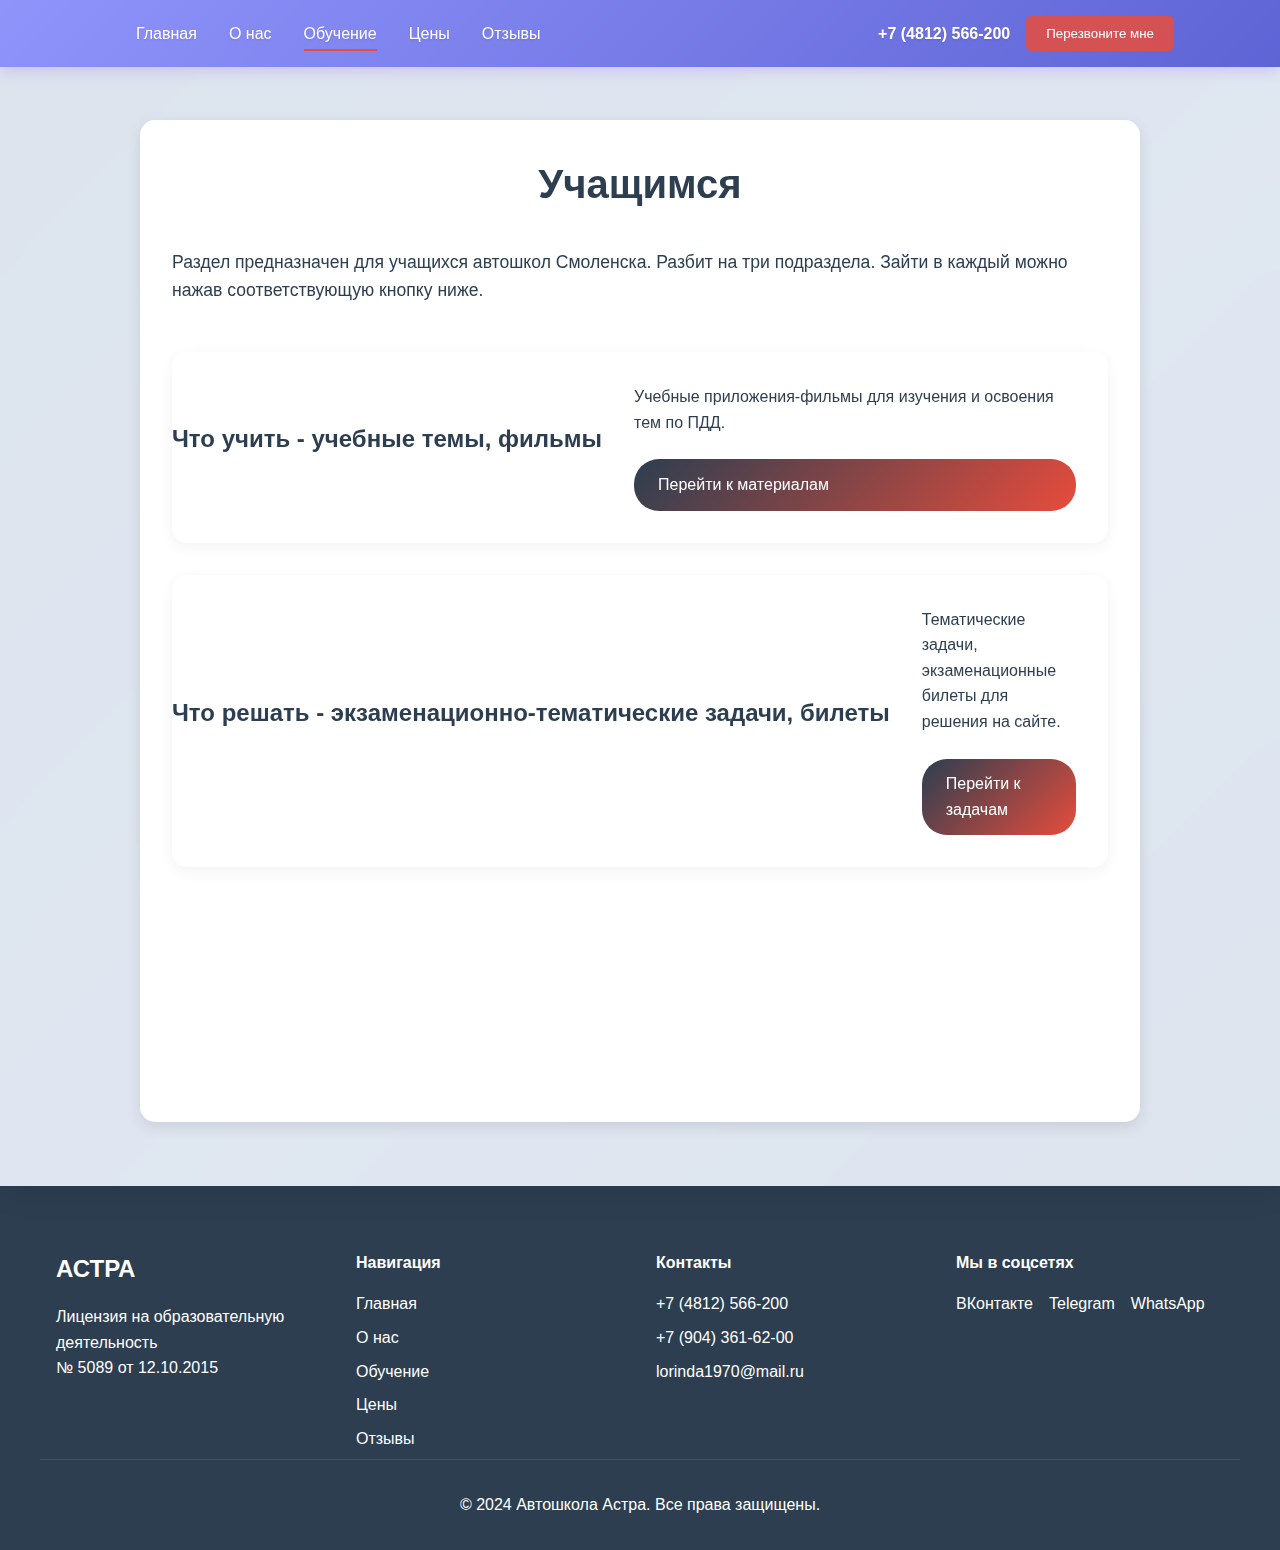
<file: pages/students.html>
<!DOCTYPE html>
<html lang="ru">
<head>
    <meta charset="UTF-8">
    <meta name="viewport" content="width=device-width, initial-scale=1.0">
    <title>Учащимся - Автошкола Астра</title>
    <link rel="stylesheet" href="../css/style.css">
    <link rel="stylesheet" href="../css/education.css">
    <link rel="stylesheet" href="https://unpkg.com/aos@next/dist/aos.css">
</head>
<body>
    <nav class="main-nav">
        <div class="nav-container">
            <div class="nav-links">
                <a href="../index.html">Главная</a>
                <a href="about.html">О нас</a>
                <a href="education.html" class="active">Обучение</a>
                <a href="prices.html">Цены</a>
                <a href="reviews.html">Отзывы</a>
            </div>
            <div class="contact-info">
                <a href="tel:+74812566200" class="phone">+7 (4812) 566-200</a>
                <button class="callback-btn">Перезвоните мне</button>
            </div>
            <div class="burger-menu">
                <span></span>
                <span></span>
                <span></span>
            </div>
        </div>
    </nav>

    <section class="subpage-content">
        <div class="container">
            <div class="content-wrapper">
                <h1>Учащимся</h1>
                <div class="intro-text">
                    <p>Раздел предназначен для учащихся автошкол Смоленска. Разбит на три подраздела. Зайти в каждый можно нажав соответствующую кнопку ниже.</p>
                </div>

                <div class="info-sections">
                    <div class="info-section" data-aos="fade-up">
                        <h2>Что учить - учебные темы, фильмы</h2>
                        <div class="section-content">
                            <p>Учебные приложения-фильмы для изучения и освоения тем по ПДД.</p>
                            <a href="#" class="section-btn">Перейти к материалам</a>
                        </div>
                    </div>

                    <div class="info-section" data-aos="fade-up">
                        <h2>Что решать - экзаменационно-тематические задачи, билеты</h2>
                        <div class="section-content">
                            <p>Тематические задачи, экзаменационные билеты для решения на сайте.</p>
                            <a href="#" class="section-btn">Перейти к задачам</a>
                        </div>
                    </div>

                    <div class="info-section" data-aos="fade-up">
                        <h2>Вождение</h2>
                        <div class="section-content">
                            <p>Упражнения на закрытой площадке, вождение в условиях реального движения в городе, учебные фильмы, обучающие видео, карты учебных маршрутов Смоленска.</p>
                            <a href="#" class="section-btn">Перейти к материалам</a>
                        </div>
                    </div>
                </div>
            </div>
        </div>
    </section>

    <footer>
        <div class="footer-container">
            <div class="footer-info">
                <div class="footer-info-text">
                    <span>АСТРА</span>
                </div>
                <p>Лицензия на образовательную деятельность</p>
                <p>№ 5089 от 12.10.2015</p>
            </div>
            <div class="footer-nav">
                <h4>Навигация</h4>
                <a href="../index.html">Главная</a>
                <a href="about.html">О нас</a>
                <a href="education.html">Обучение</a>
                <a href="prices.html">Цены</a>
                <a href="reviews.html">Отзывы</a>
            </div>
            <div class="footer-contacts">
                <h4>Контакты</h4>
                <a href="tel:+74812566200">+7 (4812) 566-200</a>
                <a href="tel:+79043616200">+7 (904) 361-62-00</a>
                <a href="mailto:lorinda1970@mail.ru">lorinda1970@mail.ru</a>
            </div>
            <div class="footer-social">
                <h4>Мы в соцсетях</h4>
                <div class="social-links">
                    <a href="#" class="vk">ВКонтакте</a>
                    <a href="#" class="telegram">Telegram</a>
                    <a href="#" class="whatsapp">WhatsApp</a>
                </div>
            </div>
        </div>
        <div class="footer-bottom">
            <p>© 2024 Автошкола Астра. Все права защищены.</p>
        </div>
    </footer>

    <script src="https://unpkg.com/aos@next/dist/aos.js"></script>
    <script src="../js/nav.js"></script>
    <script>
        AOS.init({
            duration: 800,
            easing: 'ease',
            once: true,
            offset: 100
        });
    </script>
</body>
</html>
</file>
<file: css/style.css>
:root {
    --primary-color: #2C3E50;
    --secondary-color: #E74C3C;
    --accent-color: #3498DB;
    --text-color: #2C3E50;
    --light-gray: #ECF0F1;
    --dark-gray: #7F8C8D;
    --white: #FFFFFF;
    --transition: all 0.3s ease;
}

* {
    margin: 0;
    padding: 0;
    box-sizing: border-box;
}

html {
    min-height: 100%;
    background: #1A4B8C fixed; /* Глубокий синий фон */
    scroll-behavior: smooth;
    scroll-padding-top: 80px; /* Высота навигационной панели */
}

body {
    font-family: 'Montserrat', sans-serif;
    line-height: 1.6;
    color: var(--text-color);
    min-height: 100vh;
    position: relative;
    background: linear-gradient(135deg, #1A4B8C 0%, #2E5DA3 50%, #1A4B8C 100%);
}

/* Навигация */
@keyframes gradient {
    0% {
        background-position: 0% 50%;
    }
    50% {
        background-position: 100% 50%;
    }
    100% {
        background-position: 0% 50%;
    }
}

.main-nav {
    position: fixed;
    top: 0;
    left: 0;
    width: 100%;
    background: linear-gradient(-45deg, #6a11cb, #2575fc, #4e54c8, #8f94fb);
    background-size: 400% 400%;
    animation: gradient 15s ease infinite;
    box-shadow: 0 2px 15px rgba(106, 17, 203, 0.2);
    z-index: 1000;
    transition: var(--transition);
    backdrop-filter: blur(10px);
}

.main-nav .logo span,
.main-nav .nav-links a,
.main-nav .phone {
    color: var(--white);
    text-shadow: 0 1px 2px rgba(0, 0, 0, 0.1);
    transition: var(--transition);
}

.main-nav .nav-links a:hover {
    color: #8f94fb;
    text-shadow: 0 0 10px rgba(255, 255, 255, 0.5);
}

.main-nav .callback-btn {
    background: rgba(231, 76, 60, 0.85);
    color: var(--white);
    border: none;
    padding: 10px 20px;
    border-radius: 5px;
    font-weight: 500;
    transition: all 0.3s ease;
}

.main-nav .callback-btn:hover {
    background: rgba(231, 76, 60, 1);
    transform: translateY(-2px);
    box-shadow: 0 5px 15px rgba(231, 76, 60, 0.3);
}

.nav-container {
    max-width: 1200px;
    margin: 0 auto;
    padding: 1rem;
    display: flex;
    justify-content: space-between;
    align-items: center;
}

.logo {
    display: flex;
    align-items: center;
    gap: 1rem;
}

.logo img {
    height: 50px;
}

.logo span {
    font-size: 1.5rem;
    font-weight: 700;
    color: var(--primary-color);
}

.nav-links {
    display: flex;
    gap: 2rem;
    margin-left: 80px;
}

.nav-links a {
    text-decoration: none;
    color: var(--text-color);
    font-weight: 500;
    transition: var(--transition);
    position: relative;
}

.nav-links a::after {
    content: '';
    position: absolute;
    bottom: -5px;
    left: 0;
    width: 0;
    height: 2px;
    background: var(--secondary-color);
    transition: var(--transition);
}

.nav-links a:hover::after,
.nav-links a.active::after {
    width: 100%;
}

.contact-info {
    display: flex;
    align-items: center;
    gap: 1rem;
    margin-left: auto;
    margin-right: 50px;
}

.phone {
    text-decoration: none;
    color: var(--primary-color);
    font-weight: 600;
}

.callback-btn {
    padding: 0.5rem 1rem;
    background: var(--secondary-color);
    color: var(--white);
    border: none;
    border-radius: 5px;
    cursor: pointer;
    transition: var(--transition);
}

.callback-btn:hover {
    background: #c0392b;
    transform: translateY(-2px);
}

/* Общие стили для всех hero секций */
.hero, .prices-hero, .about-hero, .education-hero, .reviews-hero {
    height: 60vh;
    position: relative;
    overflow: hidden;
    background-size: cover;
    background-position: center;
    display: flex;
    align-items: center;
    justify-content: center;
    text-align: center;
    padding-top: 64px; /* Высота навигации */
}

/* Герой секция главной страницы */
.hero {
    height: 100vh;
    position: relative;
    overflow: hidden;
    background: linear-gradient(rgba(0, 0, 0, 0.5), rgba(0, 0, 0, 0.5)), url('../images/hero.jpg');
    background-size: cover;
    background-position: center;
    background-attachment: fixed;
    display: flex;
    align-items: center;
    justify-content: center;
}

.hero::before {
    content: '';
    position: absolute;
    top: 0;
    left: 0;
    width: 100%;
    height: 100%;
    background: linear-gradient(to bottom, 
        rgba(0, 0, 0, 0.7) 0%,
        rgba(0, 0, 0, 0.5) 50%,
        rgba(0, 0, 0, 0.7) 100%
    );
    z-index: 1;
}

.hero * {
    position: relative;
    z-index: 2;
}

.hero-slider {
    width: 100%;
    height: 100%;
    position: relative;
}

.slide {
    position: absolute;
    top: 0;
    left: 0;
    width: 100%;
    height: 100%;
    opacity: 0;
    transition: opacity 0.5s ease;
    display: flex;
    align-items: center;
    justify-content: center;
    flex-direction: column;
}

.slide.active {
    opacity: 1;
}

@keyframes logoAppear {
    0% {
        opacity: 0;
        transform: scale(0.8) translateY(20px);
        filter: drop-shadow(0 0 0 rgba(255, 255, 255, 0));
    }
    50% {
        opacity: 1;
        transform: scale(1.1) translateY(0);
        filter: drop-shadow(0 0 30px rgba(255, 255, 255, 0.5));
    }
    100% {
        opacity: 1;
        transform: scale(1) translateY(0);
        filter: drop-shadow(0 0 20px rgba(255, 255, 255, 0.3));
    }
}

.hero-logo {
    margin-bottom: 3rem;
    width: 240px;
    position: relative;
    top: -2rem;
    animation: logoAppear 1.2s cubic-bezier(0.4, 0, 0.2, 1) forwards;
}

.hero-logo img {
    width: 100%;
    height: auto;
    filter: drop-shadow(0 0 20px rgba(255, 255, 255, 0.3));
    transition: filter 0.3s ease;
}

.hero-logo:hover img {
    filter: drop-shadow(0 0 30px rgba(255, 255, 255, 0.5));
}

@keyframes contentAppear {
    0% {
        opacity: 0;
        transform: translateY(-2rem);
    }
    100% {
        opacity: 1;
        transform: translateY(-4rem);
    }
}

.hero-content {
    text-align: center;
    color: white;
    max-width: 1200px;
    padding: 0 20px;
    display: flex;
    flex-direction: column;
    align-items: center;
    justify-content: center;
    opacity: 0;
    animation: contentAppear 0.8s cubic-bezier(0.4, 0, 0.2, 1) 0.6s forwards;
}

.hero-content h1 {
    font-size: 3.5rem;
    font-weight: 700;
    line-height: 1.2;
    margin: 0 0 2.5rem;
    letter-spacing: 2px;
    text-shadow: 2px 2px 4px rgba(0, 0, 0, 0.3);
    text-transform: uppercase;
    white-space: nowrap;
}

.hero-features {
    display: flex;
    align-items: center;
    justify-content: center;
    gap: 1.5rem;
    margin: 0 0 3rem;
    width: 100%;
    max-width: 900px;
    padding: 0 20px;
}

.feature {
    font-size: 1rem;
    font-weight: 500;
    text-align: center;
    line-height: 1.2;
    text-shadow: 1px 1px 2px rgba(0, 0, 0, 0.2);
    white-space: nowrap;
    flex: 0 1 auto;
}

.feature-dot {
    color: var(--secondary-color);
    font-size: 0.6rem;
    text-shadow: 1px 1px 2px rgba(0, 0, 0, 0.2);
    margin: 0 -0.5rem;
    opacity: 0.8;
}

.enroll-button {
    background: var(--secondary-color);
    color: white;
    border: none;
    padding: 1.2rem 2.5rem;
    font-size: 1.2rem;
    font-weight: 600;
    border-radius: 8px;
    cursor: pointer;
    transition: all 0.3s ease;
    text-transform: uppercase;
    letter-spacing: 1px;
    box-shadow: 0 4px 15px rgba(231, 76, 60, 0.3);
}

.enroll-button:hover {
    background: #c0392b;
    transform: translateY(-2px);
    box-shadow: 0 6px 20px rgba(231, 76, 60, 0.4);
}

.enroll-button:active {
    transform: translateY(1px);
    box-shadow: 0 2px 10px rgba(231, 76, 60, 0.2);
}

.cta-button {
    padding: 1rem 2rem;
    background: var(--secondary-color);
    color: var(--white);
    border: none;
    border-radius: 5px;
    font-size: 1.1rem;
    cursor: pointer;
    transition: var(--transition);
    opacity: 0;
    transform: translateY(20px);
    animation: fadeInUp 0.5s 0.4s forwards;
    white-space: nowrap;
    min-width: 250px;
}

.cta-button:hover {
    background: #c0392b;
    transform: translateY(-2px);
}

/* Статистика */
.hero-stats {
    position: absolute;
    bottom: 0;
    left: 0;
    width: 100%;
    background: rgba(255, 255, 255, 0.9);
    padding: 2rem 0;
    display: flex;
    justify-content: center;
    gap: 4rem;
}

.stat-item {
    text-align: center;
}

.counter {
    font-size: 2.5rem;
    font-weight: 700;
    color: var(--secondary-color);
}

/* Преимущества */
.advantages {
    padding: 5rem 0;
    background: rgba(255, 255, 255, 0.85);
    backdrop-filter: blur(10px);
    box-shadow: 0 4px 30px rgba(0, 0, 0, 0.1);
}

.advantages h2 {
    text-align: center;
    margin-bottom: 3rem;
    font-size: 2.5rem;
}

.advantages-grid {
    max-width: 1200px;
    margin: 0 auto;
    display: grid;
    grid-template-columns: repeat(auto-fit, minmax(300px, 1fr));
    gap: 2rem;
    padding: 0 1rem;
}

.advantage-card {
    background: var(--white);
    padding: 2rem;
    border-radius: 10px;
    text-align: center;
    transition: var(--transition);
}

.advantage-card:hover {
    transform: translateY(-10px);
    box-shadow: 0 10px 20px rgba(0, 0, 0, 0.1);
}

.advantage-image {
    width: 100%;
    height: 200px;
    object-fit: contain;
    border-radius: 10px 10px 0 0;
    margin-bottom: 1rem;
    background: #f5f5f5;
    padding: 20px;
}

/* Курсы */
.courses {
    padding: 5rem 0;
}

.courses h2 {
    text-align: center;
    margin-bottom: 3rem;
    font-size: 2.5rem;
    color: var(--white);
    text-shadow: 2px 2px 4px rgba(0, 0, 0, 0.2);
}

.courses-grid {
    max-width: 1200px;
    margin: 0 auto;
    display: grid;
    grid-template-columns: repeat(auto-fit, minmax(350px, 1fr));
    gap: 2rem;
    padding: 0 1rem;
}

.course-card {
    background: var(--white);
    border-radius: 10px;
    overflow: hidden;
    box-shadow: 0 5px 15px rgba(0, 0, 0, 0.1);
    transition: var(--transition);
}

.course-card:hover {
    transform: translateY(-10px);
    box-shadow: 0 15px 30px rgba(0, 0, 0, 0.2);
}

.course-image {
    height: 400px;
    overflow: hidden;
    background: #f5f5f5;
}

.course-image img {
    width: 100%;
    height: 100%;
    object-fit: cover;
    object-position: center 85%;
    transition: var(--transition);
}

.course-card:hover .course-image img {
    transform: scale(1.1);
}

.course-content {
    padding: 2rem;
}

.course-content h3 {
    margin-bottom: 1rem;
}

.course-content ul {
    list-style: none;
    margin-bottom: 1.5rem;
}

.course-content li {
    margin-bottom: 0.5rem;
    padding-left: 1.5rem;
    position: relative;
}

.course-content li::before {
    content: '✓';
    position: absolute;
    left: 0;
    color: var(--secondary-color);
}

.course-btn {
    width: 100%;
    padding: 1rem;
    background: var(--primary-color);
    color: var(--white);
    border: none;
    border-radius: 5px;
    cursor: pointer;
    transition: var(--transition);
}

.course-btn:hover {
    background: var(--secondary-color);
}

/* Локации */
.locations {
    padding: 5rem 0;
    background: rgba(255, 255, 255, 0.85);
    backdrop-filter: blur(10px);
    box-shadow: 0 4px 30px rgba(0, 0, 0, 0.1);
}

.locations h2 {
    text-align: center;
    margin-bottom: 3rem;
    font-size: 2.5rem;
}

.locations-container {
    max-width: 1200px;
    margin: 0 auto;
    display: grid;
    grid-template-columns: 1fr 2fr;
    gap: 2rem;
    padding: 0 1rem;
}

.location-info {
    display: flex;
    flex-direction: column;
    gap: 1rem;
}

.location-card {
    background: var(--white);
    padding: 2rem;
    border-radius: 10px;
    cursor: pointer;
    transition: var(--transition);
}

.location-card.active {
    background: var(--primary-color);
    color: var(--white);
}

.location-map {
    height: 400px;
    border-radius: 10px;
    overflow: hidden;
}

/* Форма обратной связи */
.callback-form {
    padding: 5rem 0;
}

.form-container {
    max-width: 600px;
    margin: 0 auto;
    padding: 2rem;
    background: var(--white);
    border-radius: 10px;
    box-shadow: 0 5px 15px rgba(0, 0, 0, 0.1);
}

.form-container h2 {
    text-align: center;
    margin-bottom: 2rem;
}

.form-group {
    position: relative;
    margin-bottom: 1.5rem;
}

.form-group input,
.form-group select {
    width: 100%;
    padding: 1rem;
    border: 1px solid var(--dark-gray);
    border-radius: 5px;
    font-size: 1rem;
    transition: var(--transition);
}

.form-group label {
    position: absolute;
    left: 1rem;
    top: 50%;
    transform: translateY(-50%);
    color: var(--dark-gray);
    transition: var(--transition);
    pointer-events: none;
}

.form-group input:focus,
.form-group input:valid {
    border-color: var(--accent-color);
}

.form-group input:focus + label,
.form-group input:valid + label {
    top: 0;
    transform: translateY(-100%);
    font-size: 0.8rem;
    color: var(--accent-color);
}

.submit-btn {
    width: 100%;
    padding: 1rem;
    background: var(--secondary-color);
    color: var(--white);
    border: none;
    border-radius: 5px;
    font-size: 1.1rem;
    cursor: pointer;
    transition: var(--transition);
}

.submit-btn:hover {
    background: #c0392b;
}

/* Футер */
footer {
    background: var(--primary-color);
    color: var(--white);
    padding: 4rem 0 2rem;
}

.footer-container {
    max-width: 1200px;
    margin: 0 auto;
    display: grid;
    grid-template-columns: repeat(auto-fit, minmax(250px, 1fr));
    gap: 2rem;
    padding: 0 1rem;
}

.footer-info {
    margin-bottom: 2rem;
}

.footer-info-text {
    margin-bottom: 1rem;
}

.footer-info-text span {
    font-size: 1.5rem;
    font-weight: 600;
    color: var(--white);
}

.footer-nav h4,
.footer-contacts h4,
.footer-social h4 {
    margin-bottom: 1rem;
}

.footer-nav a,
.footer-contacts a {
    display: block;
    color: var(--white);
    text-decoration: none;
    margin-bottom: 0.5rem;
    transition: var(--transition);
}

.footer-nav a:hover,
.footer-contacts a:hover {
    color: var(--secondary-color);
}

.social-links {
    display: flex;
    gap: 1rem;
}

.social-links a {
    color: var(--white);
    text-decoration: none;
    transition: var(--transition);
}

.social-links a:hover {
    color: var(--secondary-color);
}

.footer-bottom {
    max-width: 1200px;
    margin: 0 auto;
    padding: 2rem 1rem 0;
    border-top: 1px solid rgba(255, 255, 255, 0.1);
    text-align: center;
}

/* Модальное окно */
.modal {
    position: fixed;
    top: 0;
    left: 0;
    width: 100%;
    height: 100vh;
    background: rgba(0, 0, 0, 0.7);
    z-index: 2000;
    opacity: 0;
    visibility: hidden;
    transition: all 0.3s ease;
    display: flex;
    justify-content: center;
    align-items: center;
    pointer-events: none;
}

.modal.active {
    opacity: 1;
    visibility: visible;
    pointer-events: all;
}

.modal-content {
    background: var(--white);
    padding: 2rem;
    border-radius: 15px;
    width: 90%;
    max-width: 500px;
    position: relative;
    transform: translateY(20px);
    opacity: 0;
    transition: all 0.3s ease;
}

/* Стили для селектов в модальных окнах */
.modal select {
    width: 100%;
    padding: 0.8rem 1rem;
    border: 1px solid var(--light-gray);
    border-radius: 8px;
    font-size: 1rem;
    color: var(--text-color);
    background: var(--white);
    cursor: pointer;
    appearance: none;
    -webkit-appearance: none;
    -moz-appearance: none;
    background-image: url("data:image/svg+xml,%3Csvg xmlns='http://www.w3.org/2000/svg' width='24' height='24' viewBox='0 0 24 24' fill='none' stroke='%237F8C8D' stroke-width='2' stroke-linecap='round' stroke-linejoin='round'%3E%3Cpolyline points='6 9 12 15 18 9'%3E%3C/polyline%3E%3C/svg%3E");
    background-repeat: no-repeat;
    background-position: right 1rem center;
    background-size: 1em;
}

.modal select:focus {
    outline: none;
    border-color: var(--secondary-color);
    box-shadow: 0 0 0 2px rgba(231, 76, 60, 0.1);
}

.modal select:hover {
    border-color: var(--secondary-color);
}

.modal label {
    display: block;
    margin-bottom: 0.5rem;
    color: var(--text-color);
    font-weight: 500;
}

.modal.active .modal-content {
    transform: translateY(0);
    opacity: 1;
}

.modal-content {
    position: absolute;
    top: 50%;
    left: 50%;
    transform: translate(-50%, -50%);
    background: var(--white);
    padding: 2rem;
    border-radius: 10px;
    width: 90%;
    max-width: 500px;
}

.close {
    position: absolute;
    top: 1rem;
    right: 1rem;
    font-size: 1.5rem;
    cursor: pointer;
}

/* Анимации */
@keyframes fadeInUp {
    to {
        opacity: 1;
        transform: translateY(0);
    }
}

/* Медиа запросы */
@media (max-width: 1200px) {
    .hero-content h1 {
        font-size: 3.8rem;
    }
}

@media (max-width: 992px) {
    .hero-content h1 {
        font-size: 3.2rem;
    }

    .hero-features {
        gap: 2rem;
    }
}

@media (max-width: 768px) {
    .nav-links {
        display: none;
    }

    .burger-menu {
        display: none;
    }

    @media (max-width: 768px) {
        .burger-menu {
            display: block;
            cursor: pointer;
            width: 30px;
            height: 20px;
            position: absolute;
            right: 20px;
            top: 50%;
            transform: translateY(-50%);
            z-index: 1001;
        }

        .burger-menu span {
            display: block;
            width: 100%;
            height: 2px;
            background-color: white;
            position: absolute;
            transition: all 0.3s ease;
        }

        .burger-menu span:first-child {
            top: 0;
        }

        .burger-menu span:nth-child(2) {
            top: 50%;
            transform: translateY(-50%);
        }

        .burger-menu span:last-child {
            bottom: 0;
        }

        .burger-menu.active span:first-child {
            transform: rotate(45deg);
            top: 9px;
        }

        .burger-menu.active span:nth-child(2) {
            opacity: 0;
        }

        .burger-menu.active span:last-child {
            transform: rotate(-45deg);
            bottom: 9px;
        }

        .nav-links {
            display: none;
            position: fixed;
            top: 0;
            left: 0;
            width: 100%;
            height: 100vh;
            background: rgba(44, 62, 80, 0.95);
            flex-direction: column;
            justify-content: center;
            align-items: center;
            gap: 2rem;
            z-index: 1000;
        }

        .nav-links.active {
            display: flex;
        }

        .nav-links a {
            color: white;
            font-size: 1.2rem;
            text-align: center;
        }
    }

    .hero-logo {
        width: 180px;
        margin-bottom: 2.5rem;
        top: -6rem;
    }

    .hero-content {
        transform: translateY(-3rem);
    }

    .hero-content h1 {
        font-size: 2.5rem;
        margin-bottom: 2rem;
        white-space: normal;
        padding: 0 1rem;
    }

    .hero-features {
        flex-direction: column;
        gap: 1rem;
        margin-bottom: 2.5rem;
    }

    .feature-dot {
        display: none;
    }

    .feature {
        font-size: 1rem;
        max-width: none;
        white-space: normal;
    }

    .enroll-button {
        padding: 1rem 2rem;
        font-size: 1.1rem;
        width: auto;
        min-width: 280px;
    }

    .hero-stats {
        flex-direction: column;
        gap: 2rem;
    }

    .locations-container {
        grid-template-columns: 1fr;
    }

    .location-map {
        height: 300px;
    }
}

@media (max-width: 480px) {
    .hero-logo {
        width: 140px;
        margin-bottom: 1.5rem;
    }

    .hero-content h1 {
        font-size: 2rem;
        margin-bottom: 1.5rem;
        letter-spacing: 2px;
    }

    .hero-features {
        gap: 1rem;
        margin-bottom: 2rem;
    }

    .feature {
        font-size: 1rem;
    }

    .enroll-button {
        padding: 0.8rem 1.5rem;
        font-size: 1rem;
        min-width: 240px;
    }

    .advantage-card {
        padding: 1.5rem;
    }

    .course-card {
        margin: 0 1rem;
    }

    .hero-logo {
        width: 140px;
        margin-bottom: 1.5rem;
        top: -4rem;
    }

    .hero-content {
        transform: translateY(-2rem);
    }
}
</file>
<file: css/education.css>
/* Герой секция */
.education-hero {
    height: 60vh;
    position: relative;
    display: flex;
    align-items: center;
    justify-content: center;
    text-align: center;
    color: var(--white);

    background-image: url('../images/obexgenie.png');
    background-size: cover;
    background-position: center;
}

.education-hero::before {
    content: '';
    position: absolute;
    top: 0;
    left: 0;
    right: 0;
    bottom: 0;
    background: rgba(0, 0, 0, 0.5);
}

.education-hero-content {
    position: relative;
    z-index: 1;
    text-shadow: 2px 2px 4px rgba(0, 0, 0, 0.5);
}

.education-hero-content h1 {
    font-size: 3.5rem;
    margin-bottom: 1rem;
    font-weight: 700;
}

.education-hero-content p {
    font-size: 1.2rem;
    font-weight: 500;
}

/* Контейнер */
.container {
    max-width: 1200px;
    margin: 0 auto;
    padding: 0 1rem;
}

/* Информация об обучении */
.education-info {
    background: linear-gradient(135deg, #1A4B8C 0%, #2E5DA3 50%, #1A4B8C 100%);
    padding: 2rem 0;
    color: var(--white);
}

.education-content {
    max-width: 1000px;
    margin: 0 auto;
    background: var(--white);
    border-radius: 15px;
    padding: 2rem;
    box-shadow: 0 5px 15px rgba(0, 0, 0, 0.1);
}

.education-text {
    text-align: center;
}

.education-text .highlight {
    font-size: 1.1rem;
    color: var(--primary-color);
    font-weight: 500;
    padding: 1rem;
    background: rgba(44, 62, 80, 0.05);
    border-radius: 10px;
    border-left: 4px solid var(--secondary-color);
    margin-bottom: 2rem;
}

/* Разделы обучения */
.education-sections {
    padding: 4rem 0;
    background: rgba(255, 255, 255, 0.85);
    backdrop-filter: blur(10px);
    box-shadow: 0 4px 30px rgba(0, 0, 0, 0.1);
}

.sections-grid {
    display: grid;
    grid-template-columns: repeat(auto-fit, minmax(350px, 1fr));
    gap: 2.5rem;
    margin-top: 2rem;
}

.section-card {
    background: var(--white);
    border-radius: 15px;
    padding: 2rem;
    box-shadow: 0 10px 30px rgba(0, 0, 0, 0.08);
    transition: all 0.3s ease;
}

.section-card:hover {
    transform: translateY(-5px);
    box-shadow: 0 15px 40px rgba(0, 0, 0, 0.12);
}

.section-content h3 {
    color: var(--primary-color);
    margin-bottom: 1rem;
    font-size: 1.5rem;
    font-weight: 600;
}

.section-content {
    display: flex;
    flex-direction: column;
    height: 100%;
}

.section-content p {
    color: var(--text-color);
    line-height: 1.6;
    margin-bottom: 1.5rem;
}

.btn-more {
    display: inline-block;
    padding: 0.8rem 2rem;
    background-color: var(--primary-color);
    color: var(--white);
    text-decoration: none;
    border-radius: 5px;
    font-weight: 500;
    transition: all 0.3s ease;
    margin-top: auto;
    text-align: center;
}

.btn-more:hover {
    background-color: var(--secondary-color);
    transform: translateY(-2px);
    box-shadow: 0 5px 15px rgba(0, 0, 0, 0.1);
}

/* Формы обучения */
.education-types {
    padding: 4rem 0;
    background: linear-gradient(135deg, #1A4B8C 0%, #2E5DA3 50%, #1A4B8C 100%);
    color: var(--white);
}

.education-types h2 {
    text-align: center;
    margin-bottom: 3rem;
    font-size: 2.5rem;
    color: var(--white);
    text-shadow: 2px 2px 4px rgba(0, 0, 0, 0.2);
}

.types-grid {
    display: grid;
    grid-template-columns: repeat(auto-fit, minmax(250px, 1fr));
    gap: 2rem;
}

.type-card {
    background: var(--white);
    padding: 2rem;
    border-radius: 15px;
    box-shadow: 0 10px 30px rgba(0, 0, 0, 0.08);
    text-align: center;
    transition: all 0.3s ease;
}

.type-card:hover {
    transform: translateY(-5px);
    box-shadow: 0 15px 40px rgba(0, 0, 0, 0.12);
}

.type-card h3 {
    color: var(--primary-color);
    margin-bottom: 1rem;
    font-size: 1.3rem;
    font-weight: 600;
}

.type-card p {
    color: var(--text-color);
    line-height: 1.6;
}

/* Подстраницы */
.subpage-content {
    padding: 120px 0 4rem;
    background: rgba(255, 255, 255, 0.85);
    backdrop-filter: blur(10px);
    box-shadow: 0 4px 30px rgba(0, 0, 0, 0.1);
}

.content-wrapper {
    max-width: 1000px;
    margin: 0 auto;
    background: var(--white);
    border-radius: 15px;
    padding: 2rem;
    box-shadow: 0 5px 15px rgba(0, 0, 0, 0.1);
}

.content-wrapper h1 {
    color: var(--primary-color);
    font-size: 2.5rem;
    margin-bottom: 2rem;
    text-align: center;
}

.intro-text {
    margin-bottom: 3rem;
}

.intro-text p {
    font-size: 1.1rem;
    line-height: 1.6;
    margin-bottom: 1rem;
}

.note {
    font-style: italic;
    color: var(--dark-gray);
    font-size: 0.9rem;
    padding: 1rem;
    background: rgba(44, 62, 80, 0.05);
    border-radius: 5px;
    margin: 1rem 0;
}

.info-sections {
    display: flex;
    flex-direction: column;
    gap: 2rem;
}

.info-section {
    display: flex;
    background: var(--white);
    border-radius: 15px;
    padding: 0;
    transition: all 0.3s ease;
    overflow: hidden;
    box-shadow: 0 4px 15px rgba(0, 0, 0, 0.05);
}

.info-section:hover {
    box-shadow: 0 15px 30px rgba(0, 0, 0, 0.1);
    transform: translateY(-5px);
}

.section-icon {
    width: 100px;
    background: linear-gradient(135deg, var(--primary-color), var(--secondary-color));
    display: flex;
    align-items: center;
    justify-content: center;
    color: var(--white);
    font-size: 2.5rem;
    transition: all 0.3s ease;
}

.info-section:hover .section-icon {
    transform: scale(1.1);
}

.section-content {
    flex: 1;
    padding: 2rem;
}

.info-section h2 {
    color: var(--primary-color);
    font-size: 1.5rem;
    margin-bottom: 1rem;
    font-weight: 600;
    display: flex;
    align-items: center;
    gap: 0.5rem;
}

.features-list {
    display: grid;
    grid-template-columns: repeat(auto-fit, minmax(150px, 1fr));
    gap: 1rem;
    margin: 1.5rem 0;
}

.feature {
    display: flex;
    align-items: center;
    gap: 0.5rem;
    padding: 0.5rem;
    background: rgba(44, 62, 80, 0.05);
    border-radius: 5px;
    font-size: 0.9rem;
    color: var(--text-color);
    transition: all 0.3s ease;
}

.feature:hover {
    background: rgba(44, 62, 80, 0.1);
    transform: translateX(5px);
}

.feature i {
    color: var(--primary-color);
}

.button-group {
    display: flex;
    gap: 1rem;
    margin-top: 1.5rem;
}

.section-btn {
    display: inline-flex;
    align-items: center;
    gap: 0.5rem;
    padding: 0.8rem 1.5rem;
    background: linear-gradient(135deg, var(--primary-color), var(--secondary-color));
    color: var(--white);
    text-decoration: none;
    border-radius: 25px;
    font-weight: 500;
    transition: all 0.3s ease;
    border: none;
    cursor: pointer;
}

.section-btn:hover {
    transform: translateY(-2px);
    box-shadow: 0 5px 15px rgba(0, 0, 0, 0.2);
    background: linear-gradient(135deg, var(--secondary-color), var(--primary-color));
}

.section-btn i {
    transition: transform 0.3s ease;
}

.section-btn:hover i {
    transform: translateX(5px);
}

.download-btn, .preview-btn {
    display: inline-flex;
    align-items: center;
    gap: 0.5rem;
    padding: 0.8rem 1.5rem;
    color: var(--white);
    text-decoration: none;
    border-radius: 25px;
    font-weight: 500;
    transition: all 0.3s ease;
}

.download-btn {
    background: linear-gradient(135deg, #2ecc71, #27ae60);
}

.preview-btn {
    background: linear-gradient(135deg, #3498db, #2980b9);
}

.download-btn:hover, .preview-btn:hover {
    transform: translateY(-2px);
    box-shadow: 0 5px 15px rgba(0, 0, 0, 0.2);
}

/* Медиа запросы */
@media (max-width: 768px) {
    .education-hero-content h1 {
        font-size: 2.5rem;
    }

    .education-hero-content p {
        font-size: 1.1rem;
    }

    .education-content {
        padding: 1.5rem;
        margin: 0 1rem;
    }

    .sections-grid,
    .types-grid {
        grid-template-columns: 1fr;
        gap: 1.5rem;
    }

    .info-section {
        flex-direction: column;
    }

    .section-icon {
        width: 100%;
        height: 100px;
    }

    .features-list {
        grid-template-columns: 1fr 1fr;
    }

    .button-group {
        flex-direction: column;
    }

    .download-btn, .preview-btn, .section-btn {
        width: 100%;
        justify-content: center;
    }
}

@media (max-width: 480px) {
    .container {
        padding: 0 1rem;
    }

    .education-content {
        padding: 1rem;
        margin: 0 0.5rem;
    }

    .education-text p {
        font-size: 0.9rem;
    }

    .features-list {
        grid-template-columns: 1fr;
    }

    .section-content {
        padding: 1.5rem;
    }

    .info-section h2 {
        font-size: 1.3rem;
    }

    .feature {
        padding: 0.75rem;
    }
}
</file>
<file: css/info.css>
.info-section {
    padding: 5rem 0;
    background: linear-gradient(135deg, #f6f9fc 0%, #ffffff 100%);
    min-height: calc(100vh - 80px);
}

.main-title {
    text-align: center;
    font-size: 2.5rem;
    color: var(--primary-color);
    margin-bottom: 3rem;
}

.info-grid {
    display: grid;
    grid-template-columns: repeat(auto-fit, minmax(300px, 1fr));
    gap: 1.5rem;
    max-width: 1200px;
    margin: 0 auto 4rem;
    padding: 0 1rem;
}

.info-btn {
    padding: 1.2rem;
    background: var(--white);
    border: 2px solid var(--primary-color);
    border-radius: 10px;
    color: var(--primary-color);
    font-size: 1rem;
    font-weight: 500;
    cursor: pointer;
    transition: all 0.3s ease;
    text-align: left;
    line-height: 1.4;
}

.info-btn:hover {
    background: var(--primary-color);
    color: var(--white);
    transform: translateY(-3px);
    box-shadow: 0 5px 15px rgba(0, 0, 0, 0.1);
}

.legal-info {
    max-width: 1200px;
    margin: 0 auto;
    padding: 2rem;
    background: var(--white);
    border-radius: 10px;
    box-shadow: 0 4px 20px rgba(0, 0, 0, 0.08);
}

.legal-info h2 {
    color: var(--primary-color);
    font-size: 1.5rem;
    margin-bottom: 1.5rem;
}

.legal-info ul {
    list-style: none;
    padding: 0;
}

.legal-info li {
    margin-bottom: 1rem;
    padding-left: 1.5rem;
    position: relative;
    line-height: 1.6;
}

.legal-info li::before {
    content: '•';
    position: absolute;
    left: 0;
    color: var(--primary-color);
}

@media (max-width: 768px) {
    .main-title {
        font-size: 2rem;
        padding: 0 1rem;
    }

    .info-grid {
        grid-template-columns: 1fr;
    }

    .legal-info {
        margin: 0 1rem;
        padding: 1.5rem;
    }
}

@media (max-width: 480px) {
    .main-title {
        font-size: 1.8rem;
    }

    .info-btn {
        padding: 1rem;
        font-size: 0.9rem;
    }

    .legal-info h2 {
        font-size: 1.3rem;
    }
}
</file>
<file: css/reviews.css>
.reviews-hero {
    position: relative;
    height: 60vh;
    overflow: hidden;
}

.reviews-hero::before {
    content: '';
    position: absolute;
    top: 0;
    left: 0;
    width: 100%;
    height: 100%;
    background: rgba(0, 0, 0, 0.5);
    z-index: 1;
}

.reviews-hero .hero-image {
    width: 100%;
    height: 100%;
    object-fit: cover;
}

.reviews-hero-content {
    position: absolute;
    top: 50%;
    left: 50%;
    transform: translate(-50%, -50%);
    text-align: center;
    color: white;
    z-index: 2;
}

.reviews-hero-content h1 {
    font-size: 3.5rem;
    margin-bottom: 1rem;
    text-shadow: 2px 2px 4px rgba(0, 0, 0, 0.3);
}

.reviews-hero-content p {
    font-size: 1.2rem;
    text-shadow: 1px 1px 2px rgba(0, 0, 0, 0.2);
}

.reviews-section {
    padding: 5rem 0;
    background: linear-gradient(135deg, #f6f9fc 0%, #ffffff 100%);
}

.reviews-grid {
    display: grid;
    grid-template-columns: repeat(auto-fit, minmax(300px, 1fr));
    gap: 2rem;
    max-width: 1200px;
    margin: 0 auto;
    padding: 0 1rem;
}

.review-item {
    background: white;
    padding: 2rem;
    border-radius: 10px;
    box-shadow: 0 4px 20px rgba(0, 0, 0, 0.08);
}

.review-header {
    margin-bottom: 1rem;
}

.reviewer-info h3 {
    font-size: 1.1rem;
    margin-bottom: 0.2rem;
    color: var(--primary-color);
}

.review-date {
    font-size: 0.9rem;
    color: var(--dark-gray);
}

.review-content p {
    margin-bottom: 1rem;
    line-height: 1.6;
}

@media (max-width: 768px) {
    .reviews-hero-content h1 {
        font-size: 2.5rem;
    }

    .reviews-grid {
        grid-template-columns: 1fr;
    }
}

@media (max-width: 480px) {
    .reviews-hero-content h1 {
        font-size: 2rem;
    }

    .review-item {
        padding: 1.5rem;
    }
}
</file>
